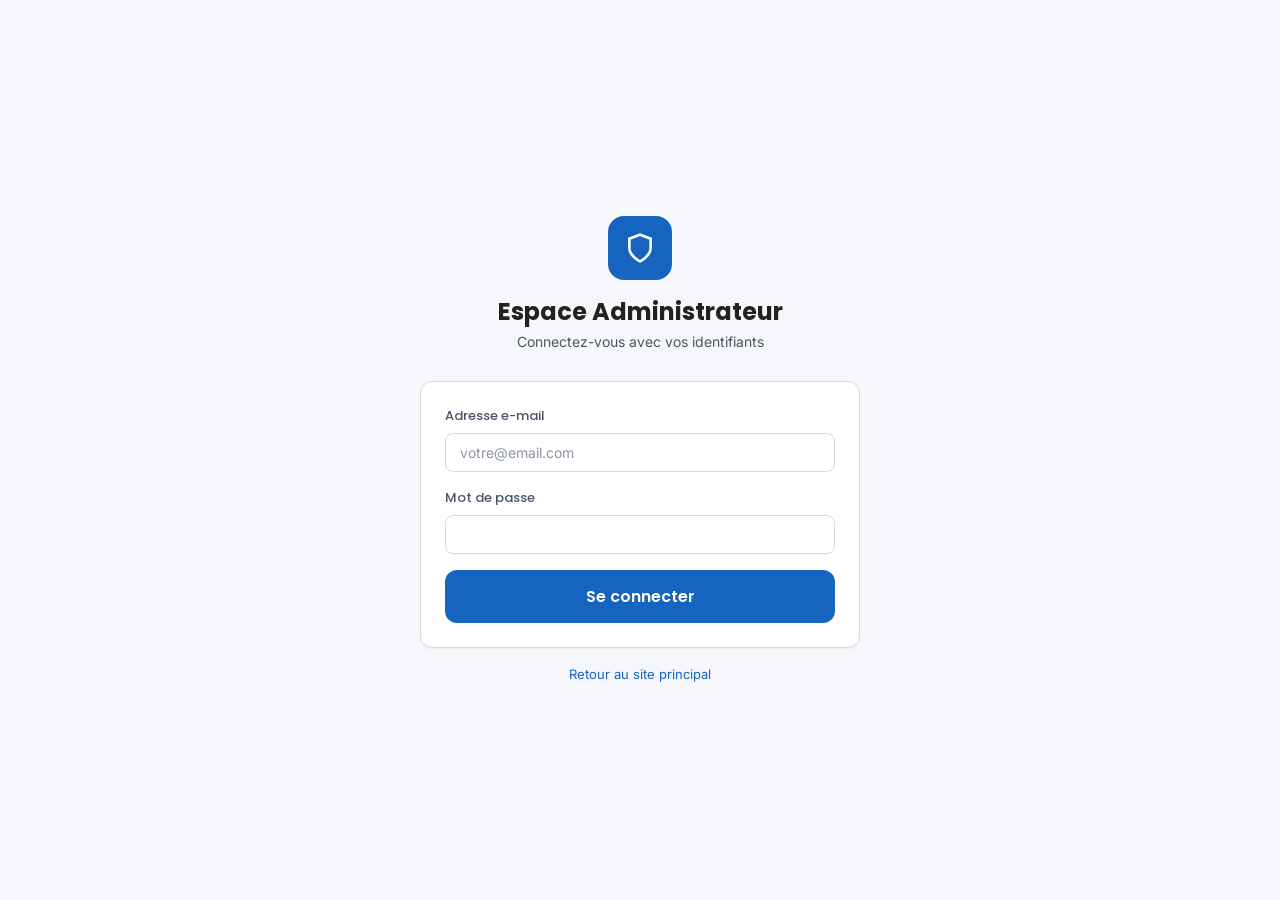
<file: admin/index.html>
<!DOCTYPE html>
<html lang="fr">
<head>
  <meta charset="UTF-8">
  <meta name="viewport" content="width=device-width, initial-scale=1.0">
  <title>IUTRequests - Administration</title>
  <link rel="icon" type="image/svg+xml" href="data:image/svg+xml,%3Csvg xmlns='http://www.w3.org/2000/svg' viewBox='0 0 32 32'%3E%3Crect width='32' height='32' rx='6' fill='%231565C0'/%3E%3Ctext x='16' y='22' text-anchor='middle' font-family='Arial' font-weight='bold' font-size='14' fill='white'%3EIUT%3C/text%3E%3C/svg%3E">
  <link rel="preconnect" href="https://fonts.googleapis.com"><link rel="preconnect" href="https://fonts.gstatic.com" crossorigin>
  <link href="https://fonts.googleapis.com/css2?family=Poppins:wght@400;500;600;700&family=Inter:wght@400;500;600&display=swap" rel="stylesheet">
  <meta http-equiv="Cache-Control" content="no-cache, no-store, must-revalidate">
  <link rel="stylesheet" href="../assets/css/style.css?v=18">
</head>
<body>
  <div id="app"><div class="loading-page" style="min-height:100vh"><div class="spinner"></div><p>Chargement...</p></div></div>
  <script src="../assets/js/config.js?v=14"></script>
  <script src="../assets/js/i18n.js?v=14"></script>
  <script src="../assets/js/auth.js?v=16"></script>
  <script>
  const Admin = {
    init() {
      document.documentElement.setAttribute('data-theme', localStorage.getItem('iut-theme') || 'light');
      window.addEventListener('hashchange', () => this.route());
      this.route();
    },

    async route() {
      const hash = location.hash.slice(1) || '/';
      const user = Auth.getUser();
      if (hash === '/login' || !user || user.role !== 'ADMIN') {
        if (hash !== '/login' && (!user || user.role !== 'ADMIN')) { this.showLogin(); return; }
        if (hash === '/login') { this.showLogin(); return; }
      }
      const path = hash.split('?')[0];
      // Afficher loading
      const app = document.getElementById('app');
      if (path !== '/login') {
        app.innerHTML = this.layout('<div class="loading-page"><div class="spinner"></div><p>Chargement...</p></div>', path, 0);
      }
      let unread = 0;
      try { unread = await NotifStore.getUnreadCount(user.id); } catch(e) {}
      let c = '';
      switch (path) {
        case '/': case '/dashboard': c = await this.pgDash(); break;
        case '/requests': c = await this.pgReqs(); break;
        case '/notifications': c = await this.pgNotifs(); break;
        case '/profile': c = this.pgProfile(); break;
        default:
          if (path.startsWith('/requests/')) c = await this.pgReqDetail(path.split('/')[2]);
          else c = '<div class="empty-state mt-4"><h2>Page non trouvée</h2></div>';
      }
      app.innerHTML = this.layout(c, path, unread);
      window.scrollTo(0, 0);
    },

    layout(content, path, unread = 0) {
      const u = Auth.getUser();
      const links = [
        {p:'/dashboard',l:'Tableau de bord',i:'<svg viewBox="0 0 24 24" fill="none" stroke="currentColor" stroke-width="2"><rect x="3" y="3" width="7" height="7"/><rect x="14" y="3" width="7" height="7"/><rect x="14" y="14" width="7" height="7"/><rect x="3" y="14" width="7" height="7"/></svg>'},
        {p:'/requests',l:'Requêtes',i:'<svg viewBox="0 0 24 24" fill="none" stroke="currentColor" stroke-width="2"><path d="M14 2H6a2 2 0 0 0-2 2v16a2 2 0 0 0 2 2h12a2 2 0 0 0 2-2V8z"/></svg>'},
        {p:'/notifications',l:'Notifications',i:'<svg viewBox="0 0 24 24" fill="none" stroke="currentColor" stroke-width="2"><path d="M18 8A6 6 0 0 0 6 8c0 7-3 9-3 9h18s-3-2-3-9"/></svg>'},
        {p:'/profile',l:'Profil',i:'<svg viewBox="0 0 24 24" fill="none" stroke="currentColor" stroke-width="2"><path d="M20 21v-2a4 4 0 0 0-4-4H8a4 4 0 0 0-4 4v2"/><circle cx="12" cy="7" r="4"/></svg>'},
      ];
      return `
      <header class="header"><div class="header-inner">
        <div class="header-left">
          <button class="header-btn mobile-menu-btn" onclick="document.getElementById('sidebar').classList.toggle('open')"><svg viewBox="0 0 24 24" fill="none" stroke="currentColor" stroke-width="2"><line x1="3" y1="6" x2="21" y2="6"/><line x1="3" y1="12" x2="21" y2="12"/><line x1="3" y1="18" x2="21" y2="18"/></svg></button>
          <a class="header-logo" href="#/dashboard"><img src="../assets/images/logo.png" alt="IUT" onerror="this.style.display='none'"><span class="header-logo-text">IUTRequests <span style="font-size:12px;opacity:0.7;font-weight:400">Admin</span></span></a>
        </div>
        <div class="header-right">
          <button class="header-btn" onclick="Admin.toggleTheme()"><svg viewBox="0 0 24 24" fill="none" stroke="currentColor" stroke-width="2">${document.documentElement.getAttribute('data-theme')==='dark'?'<circle cx="12" cy="12" r="5"/>':'<path d="M21 12.79A9 9 0 1 1 11.21 3 7 7 0 0 0 21 12.79z"/>'}</svg></button>
          <a href="#/notifications" class="header-btn" title="Notifications">${unread>0?'<span class="header-badge-count">'+unread+'</span>':''}<svg viewBox="0 0 24 24" fill="none" stroke="currentColor" stroke-width="2"><path d="M18 8A6 6 0 0 0 6 8c0 7-3 9-3 9h18s-3-2-3-9"/><path d="M13.73 21a2 2 0 0 1-3.46 0"/></svg></a>
          <div class="user-menu"><button class="user-menu-trigger" onclick="this.nextElementSibling.classList.toggle('hidden')"><div class="user-avatar">${(u.first_name||'A')[0]}${(u.last_name||'')[0]||''}</div><span class="user-name">${u.first_name||''} ${u.last_name||''}</span></button>
            <div class="dropdown hidden"><div class="dropdown-header"><div class="dropdown-header-name">${u.first_name||''} ${u.last_name||''}</div><div class="dropdown-header-email">${u.email}</div></div><a href="#/profile" class="dropdown-item" onclick="document.querySelectorAll('.dropdown').forEach(d=>d.classList.add('hidden'))">Profil</a><div class="dropdown-divider"></div><button class="dropdown-item dropdown-item-danger" onclick="Auth.logout();location.hash='#/login'">Déconnexion</button></div>
          </div>
        </div>
      </div></header>
      <aside class="sidebar" id="sidebar"><nav class="sidebar-nav">
        ${links.map(l=>{const a=path===l.p||(l.p!=='/dashboard'&&path.startsWith(l.p));return '<a href="#'+l.p+'" class="sidebar-link '+(a?'active':'')+'" onclick="document.getElementById(\'sidebar\').classList.remove(\'open\')">'+l.i+' '+l.l+'</a>'}).join('')}
      </nav></aside>
      <main class="main-content main-with-sidebar">${content}</main>
      <div id="toast-container" class="toast-container"></div><div id="modal-root"></div>`;
    },

    showLogin() {
      document.getElementById('app').innerHTML = `
      <div style="min-height:100vh;display:flex;align-items:center;justify-content:center;background:var(--bg-alt);padding:20px">
        <div style="width:100%;max-width:440px">
          <div style="text-align:center;margin-bottom:28px">
            <div style="width:64px;height:64px;border-radius:16px;background:var(--primary);display:flex;align-items:center;justify-content:center;margin:0 auto 16px"><svg width="32" height="32" viewBox="0 0 24 24" fill="none" stroke="white" stroke-width="2"><path d="M12 22s8-4 8-10V5l-8-3-8 3v7c0 6 8 10 8 10z"/></svg></div>
            <h1 style="font-size:1.5rem;font-family:Poppins,sans-serif;font-weight:700">Espace Administrateur</h1>
            <p style="color:var(--text-secondary);font-size:14px;margin-top:4px">Connectez-vous avec vos identifiants</p>
          </div>
          <div class="card">
            <form onsubmit="return Admin.handleLogin(event)">
              <div class="form-group"><label class="form-label">Adresse e-mail</label><input type="email" class="form-input" id="admin-email" required placeholder="votre@email.com"></div>
              <div class="form-group"><label class="form-label">Mot de passe</label><input type="password" class="form-input" id="admin-password" required></div>
              <button type="submit" class="btn btn-primary btn-lg" style="width:100%" id="admin-login-btn">Se connecter</button>
            </form>
          </div>
          <p style="text-align:center;font-size:13px;color:var(--text-muted);margin-top:16px"><a href="../index.html" style="color:var(--primary)">Retour au site principal</a></p>
        </div>
      </div><div id="toast-container" class="toast-container"></div>`;
    },

    async handleLogin(e) {
      e.preventDefault();
      document.getElementById('admin-login-btn').textContent = 'Connexion...';
      const r = await Auth.loginAdmin(document.getElementById('admin-email').value, document.getElementById('admin-password').value);
      if (r.success) { location.hash = '#/dashboard'; this.route(); }
      else { Utils.toast(r.message, 'error'); document.getElementById('admin-login-btn').textContent = 'Se connecter'; }
      return false;
    },

    toggleTheme() { const t=document.documentElement.getAttribute('data-theme')==='dark'?'light':'dark'; document.documentElement.setAttribute('data-theme',t); localStorage.setItem('iut-theme',t); this.route(); },

    async pgDash() {
      const u = Auth.getUser();
      const reqs = await RequestStore.getAll();
      const pending = reqs.filter(r=>['SUBMITTED','RECEIVED'].includes(r.status)).length;
      const inProgress = reqs.filter(r=>r.status==='IN_PROGRESS').length;
      const validated = reqs.filter(r=>['VALIDATED','PROCESSED'].includes(r.status)).length;
      const oldest = reqs.filter(r=>['SUBMITTED','RECEIVED','IN_PROGRESS'].includes(r.status)).sort((a,b)=>new Date(a.created_at)-new Date(b.created_at)).slice(0,8);
      return `
      <div class="page-header"><div><h1 class="page-title">Bienvenue, ${u.first_name||''}</h1><p class="page-subtitle">Administrateur</p></div></div>
      <div class="stats-grid mb-3">
        <div class="card stat-card"><div class="stat-icon" style="background:var(--primary-light);color:var(--primary)"><svg viewBox="0 0 24 24" fill="none" stroke="currentColor" stroke-width="2"><path d="M14 2H6a2 2 0 0 0-2 2v16a2 2 0 0 0 2 2h12a2 2 0 0 0 2-2V8z"/></svg></div><div><div class="stat-value">${reqs.length}</div><div class="stat-label">Total requêtes</div></div></div>
        <div class="card stat-card"><div class="stat-icon" style="background:var(--yellow-light);color:var(--yellow-dark)"><svg viewBox="0 0 24 24" fill="none" stroke="currentColor" stroke-width="2"><circle cx="12" cy="12" r="10"/><polyline points="12 6 12 12 16 14"/></svg></div><div><div class="stat-value">${pending}</div><div class="stat-label">En attente</div></div></div>
        <div class="card stat-card"><div class="stat-icon" style="background:#E3F2FD;color:#1565C0"><svg viewBox="0 0 24 24" fill="none" stroke="currentColor" stroke-width="2"><polyline points="22 12 18 12 15 21 9 3 6 12 2 12"/></svg></div><div><div class="stat-value">${inProgress}</div><div class="stat-label">En cours</div></div></div>
        <div class="card stat-card"><div class="stat-icon" style="background:var(--green-light);color:var(--green)"><svg viewBox="0 0 24 24" fill="none" stroke="currentColor" stroke-width="2"><path d="M22 11.08V12a10 10 0 1 1-5.93-9.14"/><polyline points="22 4 12 14.01 9 11.01"/></svg></div><div><div class="stat-value">${validated}</div><div class="stat-label">Validées</div></div></div>
      </div>
      ${oldest.length>0?'<div class="card"><div class="card-header"><span class="card-title">Requêtes en attente les plus anciennes</span><a href="#/requests" class="btn btn-ghost btn-sm">Tout</a></div><div class="table-container"><table><thead><tr><th>Référence</th><th>Objet</th><th>Étudiant</th><th>Matricule</th><th>Statut</th><th>Date</th></tr></thead><tbody>'+oldest.map(r=>'<tr style="cursor:pointer" onclick="location.hash=\'#/requests/'+r.id+'\'"><td class="font-mono text-primary" style="font-size:13px">'+r.reference_number+'</td><td>'+Utils.escapeHtml(r.title)+'</td><td class="text-secondary" style="font-size:13px">'+(r.student_name||'')+'</td><td class="text-muted" style="font-size:13px">'+(r.student_matricule||'')+'</td><td>'+Utils.statusBadge(r.status)+'</td><td class="text-muted" style="font-size:13px">'+Utils.formatDate(r.created_at)+'</td></tr>').join('')+'</tbody></table></div></div>':'<div class="card"><div class="empty-state"><p>Aucune requête en attente.</p></div></div>'}`;
    },

    filterReqs(q) {
      const lower = q.toLowerCase();
      const rows = document.querySelectorAll('#adm-reqs-tbody tr[data-search]');
      let visible = 0;
      rows.forEach(row => {
        const match = !lower || row.dataset.search.includes(lower);
        row.style.display = match ? '' : 'none';
        if (match) visible++;
      });
      const counter = document.getElementById('adm-reqs-count');
      const empty = document.getElementById('adm-reqs-empty');
      const clearBtn = document.getElementById('adm-reqs-clear');
      if (counter) counter.textContent = 'Requêtes (' + visible + ')';
      if (empty) empty.style.display = visible === 0 ? '' : 'none';
      if (clearBtn) clearBtn.style.display = q ? '' : 'none';
    },
    clearReqsFilter() {
      const input = document.getElementById('adm-search');
      if (input) input.value = '';
      this.filterReqs('');
    },
    async pgReqs() {
      const all = (await RequestStore.getAll()).slice().reverse();
      return `
      <div class="page-header"><h1 id="adm-reqs-count" class="page-title">Requêtes (${all.length})</h1></div>
      <div class="card">
        <div class="filters"><div class="search-wrapper"><input type="text" class="form-input" id="adm-search" placeholder="Rechercher par référence, objet ou étudiant..." oninput="Admin.filterReqs(this.value)" onkeydown="if(event.key==='Enter')Admin.filterReqs(this.value)"><button class="search-btn" onclick="Admin.filterReqs(document.getElementById('adm-search').value)" title="Rechercher"><svg viewBox="0 0 24 24" fill="none" stroke="currentColor" stroke-width="2.5"><circle cx="11" cy="11" r="8"/><line x1="21" y1="21" x2="16.65" y2="16.65"/></svg></button></div><button id="adm-reqs-clear" class="btn btn-ghost btn-sm" style="display:none" onclick="Admin.clearReqsFilter()">Réinitialiser</button></div>
        <div class="table-container"><table><thead><tr><th>Référence</th><th>Objet</th><th>Étudiant</th><th>Matricule</th><th>Statut</th><th>Date</th></tr></thead><tbody id="adm-reqs-tbody">${all.map(r=>'<tr style="cursor:pointer" onclick="location.hash=\'#/requests/'+r.id+'\'" data-search="'+((r.reference_number||'')+' '+(r.title||'')+' '+(r.student_name||'')+' '+(r.student_matricule||'')).toLowerCase().replace(/"/g,'')+'"><td class="font-mono text-primary" style="font-size:13px">'+r.reference_number+'</td><td>'+Utils.escapeHtml(r.title)+'</td><td class="text-secondary" style="font-size:13px">'+(r.student_name||'')+'</td><td class="text-muted" style="font-size:13px">'+(r.student_matricule||'')+'</td><td>'+Utils.statusBadge(r.status)+'</td><td class="text-muted" style="font-size:13px">'+Utils.formatDate(r.created_at)+'</td></tr>').join('')}</tbody></table></div>
        <div id="adm-reqs-empty" class="empty-state" style="display:${all.length===0?'':'none'}"><p>Aucune requête</p></div>
      </div>`;
    },

    // Retourne les boutons d'action selon le statut actuel
    getActionBtns(status, id) {
      const B = (label, cls, action, icon) =>
        '<button class="btn btn-sm '+cls+'" style="width:100%" onclick="'+action+'">'+icon+' '+label+'</button>';
      const ico = {
        play:  '<svg width="14" height="14" viewBox="0 0 24 24" fill="none" stroke="currentColor" stroke-width="2"><polygon points="5 3 19 12 5 21 5 3"/></svg>',
        check: '<svg width="14" height="14" viewBox="0 0 24 24" fill="none" stroke="currentColor" stroke-width="2"><polyline points="20 6 9 17 4 12"/></svg>',
        doc:   '<svg width="14" height="14" viewBox="0 0 24 24" fill="none" stroke="currentColor" stroke-width="2"><path d="M14 2H6a2 2 0 0 0-2 2v16a2 2 0 0 0 2 2h12a2 2 0 0 0 2-2V8z"/></svg>',
        x:     '<svg width="14" height="14" viewBox="0 0 24 24" fill="none" stroke="currentColor" stroke-width="2"><circle cx="12" cy="12" r="10"/><line x1="15" y1="9" x2="9" y2="15"/><line x1="9" y1="9" x2="15" y2="15"/></svg>',
        lock:  '<svg width="14" height="14" viewBox="0 0 24 24" fill="none" stroke="currentColor" stroke-width="2"><rect x="3" y="11" width="18" height="11" rx="2" ry="2"/><path d="M7 11V7a5 5 0 0 1 10 0v4"/></svg>',
        redo:  '<svg width="14" height="14" viewBox="0 0 24 24" fill="none" stroke="currentColor" stroke-width="2"><polyline points="1 4 1 10 7 10"/><path d="M3.51 15a9 9 0 1 0 .49-4.02"/></svg>',
        done:  '<svg width="14" height="14" viewBox="0 0 24 24" fill="none" stroke="currentColor" stroke-width="2"><path d="M22 11.08V12a10 10 0 1 1-5.93-9.14"/><polyline points="22 4 12 14.01 9 11.01"/></svg>',
      };
      const gap = '<div style="height:7px"></div>';
      const map = {
        SUBMITTED: [
          B('Prendre en charge', 'btn-primary', "Admin.quickAction('"+id+"','IN_PROGRESS','Requête prise en charge')", ico.play),
          gap,
          B('Demander des documents', 'btn-outline', "Admin.askDocs('"+id+"')", ico.doc),
          gap,
          B('Rejeter', 'btn-danger', "Admin.rejectReq('"+id+"')", ico.x),
        ],
        RECEIVED: [
          B('Prendre en charge', 'btn-primary', "Admin.quickAction('"+id+"','IN_PROGRESS','Requête prise en charge')", ico.play),
          gap,
          B('Demander des documents', 'btn-outline', "Admin.askDocs('"+id+"')", ico.doc),
          gap,
          B('Rejeter', 'btn-danger', "Admin.rejectReq('"+id+"')", ico.x),
        ],
        IN_PROGRESS: [
          B('Valider la requête', 'btn-success', "Admin.validateReq('"+id+"')", ico.check),
          gap,
          B('Demander des documents', 'btn-outline', "Admin.askDocs('"+id+"')", ico.doc),
          gap,
          B('Rejeter', 'btn-danger', "Admin.rejectReq('"+id+"')", ico.x),
        ],
        AWAITING_DOCUMENTS: [
          B('Reprendre le traitement', 'btn-primary', "Admin.quickAction('"+id+"','IN_PROGRESS','Documents reçus, traitement en cours')", ico.play),
          gap,
          B('Valider la requête', 'btn-success', "Admin.validateReq('"+id+"')", ico.check),
          gap,
          B('Rejeter', 'btn-danger', "Admin.rejectReq('"+id+"')", ico.x),
        ],
        VALIDATED: [
          B('Marquer comme traitée', 'btn-success', "Admin.quickAction('"+id+"','PROCESSED','Requête finalisée et remise Ã  l\\'étudiant')", ico.done),
          gap,
          B('Fermer le dossier', 'btn-secondary', "Admin.quickAction('"+id+"','CLOSED','Dossier fermé')", ico.lock),
        ],
        PROCESSED: [
          B('Fermer le dossier', 'btn-secondary', "Admin.quickAction('"+id+"','CLOSED','Dossier fermé')", ico.lock),
          gap,
          B('Rouvrir', 'btn-outline', "Admin.quickAction('"+id+"','REOPENED','Requête réouverte sur demande')", ico.redo),
        ],
        REJECTED: [
          B('Rouvrir', 'btn-outline', "Admin.quickAction('"+id+"','REOPENED','Requête réouverte suite Ã  réclamation')", ico.redo),
        ],
        CLOSED: [
          B('Rouvrir', 'btn-outline', "Admin.quickAction('"+id+"','REOPENED','Requête réouverte')", ico.redo),
        ],
        REOPENED: [
          B('Prendre en charge', 'btn-primary', "Admin.quickAction('"+id+"','IN_PROGRESS','Requête reprise en charge')", ico.play),
          gap,
          B('Rejeter', 'btn-danger', "Admin.rejectReq('"+id+"')", ico.x),
        ],
        DRAFT: [
          B('Prendre en charge', 'btn-primary', "Admin.quickAction('"+id+"','IN_PROGRESS','Prise en charge directe')", ico.play),
        ],
      };
      return (map[status] || [B('Modifier le statut', 'btn-outline', "Admin.quickAction('"+id+"','IN_PROGRESS','')", ico.play)]).join('');
    },

    async pgReqDetail(id) {
      const req = await RequestStore.getById(id);
      if (!req) return '<div class="empty-state"><h2>Requête non trouvée</h2><a href="#/requests" class="btn btn-primary mt-2">Retour</a></div>';
      const u = Auth.getUser();
      const adminName = (u.first_name||'')+' '+(u.last_name||'');

      // AUTO: premiere vue -> SUBMITTED passe a RECEIVED
      if (!req.first_viewed_at) {
        await RequestStore.update(id, { first_viewed_at: new Date().toISOString() });
        if (req.student_id) await NotifStore.create({ user_id: req.student_id, type: 'REQUEST_READ', title: 'Requête prise en charge', message: 'Votre requête '+req.reference_number+' a été reçue et prise en charge par l\'administration.', request_id: req.id, request_ref: req.reference_number });
        if (req.status === 'SUBMITTED') {
          await RequestStore.updateStatus(id, 'RECEIVED', 'Requête reçue et consultée par l\'administration', adminName);
          req.status = 'RECEIVED';
        }
      }

      const msgs = await RequestStore.getMessages(id);
      const hist = await RequestStore.getHistory(id);
      let fileUrls = []; try { fileUrls = typeof req.file_urls === 'string' ? JSON.parse(req.file_urls) : (req.file_urls||[]); } catch(e){}
      const admins = await Auth.getAdmins();
      const adminOpts = admins.filter(a=>a.id!==u.id).map(a=>'<option value="'+a.id+'">'+(a.first_name||'')+' '+(a.last_name||'')+' ('+a.email+')</option>').join('');
      const statusOpts = Object.keys(CONFIG.STATUSES).map(s=>'<option value="'+s+'">'+CONFIG.STATUSES[s].fr+'</option>').join('');
      const actionBtns = this.getActionBtns(req.status, id);

      return `
      <div class="flex items-center gap-2 mb-3">
        <a href="#/requests" class="btn btn-ghost btn-icon"><svg width="20" height="20" viewBox="0 0 24 24" fill="none" stroke="currentColor" stroke-width="2"><line x1="19" y1="12" x2="5" y2="12"/><polyline points="12 19 5 12 12 5"/></svg></a>
        <div class="flex-1"><h1 class="page-title" style="font-size:1.25rem">${Utils.escapeHtml(req.title)}</h1><p class="text-muted font-mono" style="font-size:13px">${req.reference_number}</p></div>
        ${Utils.statusBadge(req.status)}
        <button class="btn btn-ghost btn-sm" onclick="window.print()">Imprimer</button>
        <button class="btn btn-danger btn-sm" onclick="if(confirm('Supprimer cette requête ?')){RequestStore.delete('${id}').then(()=>{Utils.toast('Supprimée','success');location.hash='#/requests'})}">Supprimer</button>
      </div>
      <div class="grid" style="grid-template-columns:2fr 1fr;gap:24px">
        <div>
          <div class="card mb-3">
            <h3 class="card-title mb-2">Description</h3>
            <p style="white-space:pre-wrap;font-size:14px;color:var(--text-secondary)">${Utils.escapeHtml(req.description)}</p>
            ${(req.file_names||[]).length>0?'<h4 style="margin-top:16px;font-size:13px;color:var(--text-muted)">Pièces jointes ('+req.file_names.length+') :</h4><div class="file-list">'+req.file_names.map((name,i)=>{const url=fileUrls[i]?(typeof fileUrls[i]==='string'?fileUrls[i]:fileUrls[i].url):null;return '<div class="file-item"><div class="file-item-info"><svg width="16" height="16" viewBox="0 0 24 24" fill="none" stroke="currentColor" stroke-width="2"><path d="M14 2H6a2 2 0 0 0-2 2v16a2 2 0 0 0 2 2h12a2 2 0 0 0 2-2V8z"/></svg> '+Utils.escapeHtml(name)+'</div>'+(url?'<a href="'+url+'" target="_blank" class="btn btn-sm btn-outline" style="font-size:11px">Télécharger</a>':'')+'</div>'}).join('')+'</div>':''}
          </div>
          <div class="card mb-3">
            <h3 class="card-title mb-2">Messages</h3>
            <div class="messages-container">${msgs.map(m=>'<div class="message '+(m.sender_role==='ADMIN'?'message-sent':'message-received')+'"><div class="message-bubble"><div class="message-sender">'+Utils.escapeHtml(m.sender_name||'')+(m.sender_role==='ADMIN'?' (Admin)':'')+'</div>'+Utils.escapeHtml(m.content)+'<div class="message-meta">'+Utils.formatDateTime(m.created_at)+'</div></div></div>').join('')||'<p class="text-center text-muted" style="padding:20px;font-size:14px">Aucun message</p>'}</div>
            <div class="message-input-bar">
              <input type="text" class="form-input" id="msg-input" placeholder="Écrire un message Ã  l'étudiant..." onkeydown="if(event.key==='Enter')Admin.sendMsg('${id}')">
              <button class="btn btn-primary" onclick="Admin.sendMsg('${id}')">Envoyer</button>
            </div>
          </div>
        </div>
        <div>
          <div class="card mb-3">
            <h4 style="font-size:11px;text-transform:uppercase;letter-spacing:1px;color:var(--text-muted);margin-bottom:12px">Étudiant</h4>
            <p class="fw-600" style="font-size:16px">${req.student_name||'-'}</p>
            <p style="font-size:13px;color:var(--primary);font-weight:600;margin-top:4px">Matricule : ${req.student_matricule||'Non renseigné'}</p>
            <p class="text-muted" style="font-size:13px">${req.student_email||''}</p>
            <p class="text-muted" style="font-size:13px">${req.student_phone||''}</p>
            <p class="text-muted" style="font-size:13px">${req.department||''} ${req.program?' - '+req.program:''}</p>
            <div class="contact-grid mt-2">
              ${req.student_phone?'<a href="tel:'+(req.student_phone||'')+'" class="contact-btn contact-phone">Appeler</a><a href="https://wa.me/'+((req.student_phone||'').replace(/\\D/g,''))+'" target="_blank" class="contact-btn contact-whatsapp">WhatsApp</a>':''}
              ${req.student_email?'<a href="mailto:'+(req.student_email||'')+'" class="contact-btn contact-email">E-mail</a>':''}
            </div>
          </div>

          <div class="card mb-3">
            <h4 style="font-size:11px;text-transform:uppercase;letter-spacing:1px;color:var(--text-muted);margin-bottom:14px">Actions rapides</h4>
            ${actionBtns}
            <details style="margin-top:14px">
              <summary style="font-size:12px;color:var(--text-muted);cursor:pointer;user-select:none;padding:6px 0">Autre action manuelle...</summary>
              <div style="margin-top:10px">
                <div class="form-group"><label class="form-label">Statut</label><select class="form-select" id="status-sel">${statusOpts}</select></div>
                <div class="form-group"><label class="form-label">Motif</label><input class="form-input" id="status-reason" placeholder="Motif..."></div>
                <button class="btn btn-outline btn-sm" onclick="Admin.changeStatus('${id}')">Appliquer</button>
              </div>
            </details>
            ${adminOpts?'<hr style="border:none;border-top:1px solid var(--border);margin:14px 0"><div class="form-group"><label class="form-label">Transférer Ã </label><select class="form-select" id="transfer-sel"><option value="">-- Choisir un admin --</option>'+adminOpts+'</select></div><button class="btn btn-outline btn-sm" onclick="Admin.transferReq(\''+id+'\')">Transférer la requête</button>':''}
          </div>

          <div class="card mb-3">
            <h4 style="font-size:11px;text-transform:uppercase;letter-spacing:1px;color:var(--text-muted);margin-bottom:12px">Informations</h4>
            <div style="font-size:14px">
              <div class="flex justify-between mb-1"><span class="text-muted">Catégorie</span><span>${req.category_name||'-'}</span></div>
              <div class="flex justify-between mb-1"><span class="text-muted">Département</span><span>${req.department||'-'}</span></div>
              <div class="flex justify-between mb-1"><span class="text-muted">Soumise le</span><span style="font-size:12px">${Utils.formatDateTime(req.created_at)}</span></div>
              <div class="flex justify-between mb-1"><span class="text-muted">Relances</span><span>${req.reminder_count||0}</span></div>
              ${req.priority && req.priority!=='NORMALE' ? '<div class="flex justify-between mb-1"><span class="text-muted">Priorité</span><span style="color:var(--red);font-weight:600">'+req.priority+'</span></div>' : ''}
            </div>
          </div>
          ${hist.length>0?'<div class="card"><h4 style="font-size:11px;text-transform:uppercase;letter-spacing:1px;color:var(--text-muted);margin-bottom:12px">Historique des statuts</h4><div class="timeline">'+hist.map(h=>'<div class="timeline-item"><div class="timeline-content">'+Utils.statusBadge(h.status)+(h.reason?'<p style="font-size:12px;color:var(--text-muted);margin-top:4px">'+Utils.escapeHtml(h.reason)+'</p>':'')+'<p class="timeline-date">'+(h.changed_by||'')+' &bull; '+Utils.formatDateTime(h.created_at)+'</p></div></div>').join('')+'</div></div>':''}
        </div>
      </div>`;
    },

    async sendMsg(id) {
      const input = document.getElementById('msg-input');
      if (!input || !input.value.trim()) return;
      const u = Auth.getUser();
      const content = input.value.trim();
      await RequestStore.addMessage(id, u.id, (u.first_name||'')+' '+(u.last_name||''), 'ADMIN', content);
      // AUTO: message envoyé -> passe EN COURS si encore en statut initial
      const req = await RequestStore.getById(id);
      if (req && ['SUBMITTED','RECEIVED'].includes(req.status)) {
        await RequestStore.updateStatus(id, 'IN_PROGRESS', 'Traitement initié suite Ã  un échange avec l\'étudiant', (u.first_name||'')+' '+(u.last_name||''));
      }
      this.route();
    },

    async quickAction(id, newStatus, reason) {
      const u = Auth.getUser();
      await RequestStore.updateStatus(id, newStatus, reason, (u.first_name||'')+' '+(u.last_name||''));
      Utils.toast('Statut mis Ã  jour : ' + (CONFIG.STATUSES[newStatus]?.fr || newStatus), 'success');
      this.route();
    },

    async validateReq(id) {
      const note = prompt('Note pour l\'étudiant (optionnel) :');
      if (note === null) return;
      const u = Auth.getUser();
      const reason = note.trim() || 'Requête validée par l\'administration';
      await RequestStore.updateStatus(id, 'VALIDATED', reason, (u.first_name||'')+' '+(u.last_name||''));
      if (note.trim()) {
        await RequestStore.addMessage(id, u.id, (u.first_name||'')+' '+(u.last_name||''), 'ADMIN', 'Votre requête a été validée. ' + note.trim());
      }
      Utils.toast('Requête validée avec succès', 'success');
      this.route();
    },

    async askDocs(id) {
      const detail = prompt('Préciser les documents requis :');
      if (detail === null) return;
      const u = Auth.getUser();
      const msg = 'L\'administration vous demande de fournir des documents complémentaires.' + (detail.trim() ? '\n\nDocuments requis : ' + detail.trim() : '');
      await RequestStore.addMessage(id, u.id, (u.first_name||'')+' '+(u.last_name||''), 'ADMIN', msg);
      await RequestStore.updateStatus(id, 'AWAITING_DOCUMENTS', detail.trim() || 'Documents complémentaires demandés', (u.first_name||'')+' '+(u.last_name||''));
      Utils.toast('Demande de documents envoyée Ã  l\'étudiant', 'success');
      this.route();
    },

    async rejectReq(id) {
      const motif = prompt('Motif du rejet (obligatoire) :');
      if (motif === null) return;
      if (!motif.trim()) { Utils.toast('Le motif est obligatoire pour rejeter une requête', 'error'); return; }
      const u = Auth.getUser();
      await RequestStore.addMessage(id, u.id, (u.first_name||'')+' '+(u.last_name||''), 'ADMIN', 'Votre requête a été rejetée. Motif : ' + motif.trim());
      await RequestStore.updateStatus(id, 'REJECTED', motif.trim(), (u.first_name||'')+' '+(u.last_name||''));
      Utils.toast('Requête rejetée', 'success');
      this.route();
    },

    async changeStatus(id) {
      const s = document.getElementById('status-sel').value;
      const r = document.getElementById('status-reason').value;
      const u = Auth.getUser();
      await RequestStore.updateStatus(id, s, r, (u.first_name||'')+' '+(u.last_name||''));
      Utils.toast('Statut mis Ã  jour', 'success');
      this.route();
    },

    async transferReq(id) {
      const adminId = document.getElementById('transfer-sel').value;
      if (!adminId) { Utils.toast('Sélectionnez un administrateur', 'error'); return; }
      const req = await RequestStore.getById(id);
      const u = Auth.getUser();
      // Notifier le nouvel admin
      await NotifStore.create({ user_id: adminId, type: 'REQUEST_TRANSFERRED', title: 'Requête transférée', message: 'La requête ' + (req?.reference_number||'') + ' vous a été transférée par ' + (u.first_name||'') + ' ' + (u.last_name||''), request_id: id, request_ref: req?.reference_number });
      // Notifier l'etudiant
      if (req?.student_id) { await NotifStore.create({ user_id: req.student_id, type: 'REQUEST_TRANSFERRED', title: 'Requête transférée', message: 'Votre requête ' + req.reference_number + ' a été transférée Ã  un autre administrateur.', request_id: id, request_ref: req.reference_number }); }
      // Historique
      await SB.insert('request_status_history', { request_id: id, status: req?.status || 'IN_PROGRESS', changed_by: (u.first_name||'')+' '+(u.last_name||''), reason: 'Transférée Ã  un autre administrateur' });
      Auth.addAudit('TRANSFERT', (req?.reference_number||'') + ' transférée');
      Utils.toast('Requête transférée avec succès', 'success');
      this.route();
    },

    async pgNotifs() {
      const u = Auth.getUser();
      const ns = await NotifStore.getAll(u.id);
      const unread = ns.filter(n=>!n.is_read).length;
      return `
      <div class="page-header"><div><h1 class="page-title">Notifications</h1>${unread>0?'<p class="page-subtitle">'+unread+' non lues</p>':''}</div>${unread>0?'<button class="btn btn-outline btn-sm" onclick="NotifStore.markAllAsRead(\''+u.id+'\').then(()=>Admin.route())">Tout marquer comme lu</button>':''}</div>
      <div class="card" style="padding:0">
        ${ns.length>0?ns.map(n=>'<div style="display:flex;align-items:flex-start;gap:12px;padding:16px 20px;border-bottom:1px solid var(--border);'+(n.is_read?'':'background:rgba(21,101,192,0.04)')+';cursor:pointer" onclick="NotifStore.markAsRead(\''+n.id+'\').then(()=>{'+( n.request_id?'location.hash=\'#/requests/'+n.request_id+'\'':'Admin.route()')+'})"><div style="width:8px;height:8px;border-radius:50%;margin-top:6px;flex-shrink:0;background:'+(n.is_read?'transparent':'var(--primary)')+'"></div><div style="flex:1"><p class="fw-600" style="font-size:14px">'+Utils.escapeHtml(n.title)+'</p><p class="text-secondary" style="font-size:13px;margin-top:2px">'+Utils.escapeHtml(n.message)+'</p><p class="text-muted" style="font-size:12px;margin-top:4px">'+Utils.timeAgo(n.created_at)+'</p></div></div>').join(''):'<div class="empty-state"><p>Aucune notification</p></div>'}
      </div>`;
    },

    pgProfile() {
      const u = Auth.getUser();
      return `<div style="max-width:640px"><h1 class="page-title mb-3">Mon profil</h1><div class="card"><div class="flex items-center gap-3 mb-3"><div class="user-avatar" style="width:56px;height:56px;font-size:20px">${(u.first_name||'A')[0]}${(u.last_name||'')[0]||''}</div><div><p class="fw-600" style="font-size:18px">${u.first_name||''} ${u.last_name||''}</p><p class="text-muted" style="font-size:13px">${u.email}</p><p class="text-muted" style="font-size:13px">Administrateur</p></div></div><form onsubmit="return Admin.updateProfile(event)"><div class="form-row"><div class="form-group"><label class="form-label">Prénom</label><input class="form-input" id="p-fn" value="${u.first_name||''}"></div><div class="form-group"><label class="form-label">Nom</label><input class="form-input" id="p-ln" value="${u.last_name||''}"></div></div><div class="form-group"><label class="form-label">Telephone</label><input class="form-input" id="p-ph" value="${u.phone||''}"></div><button type="submit" class="btn btn-primary">Enregistrer</button></form></div></div>`;
    },

    async updateProfile(e) {
      e.preventDefault();
      await Auth.updateProfile({ first_name: document.getElementById('p-fn').value, last_name: document.getElementById('p-ln').value, phone: document.getElementById('p-ph').value });
      Utils.toast('Profil mis Ã  jour', 'success');
      this.route();
      return false;
    },
  };
  document.addEventListener('DOMContentLoaded', () => Admin.init());
  </script>
</body>
</html>
</file>
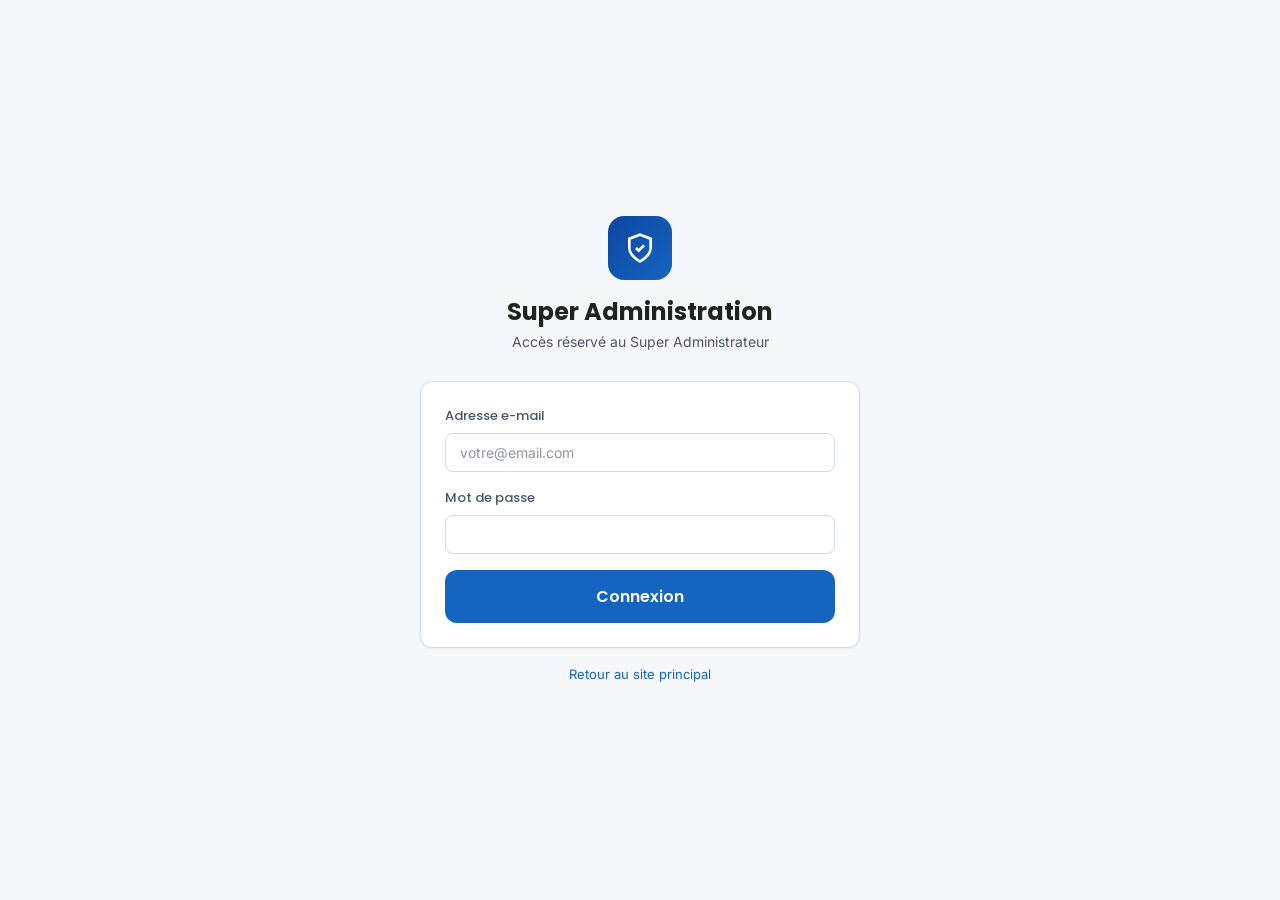
<file: superadmin/index.html>
<!DOCTYPE html>
<html lang="fr">
<head>
  <meta charset="UTF-8">
  <meta name="viewport" content="width=device-width, initial-scale=1.0">
  <meta name="description" content="IUTRequests - Super Administration">
  <title>IUTRequests - Super Administration</title>
  <link rel="icon" type="image/svg+xml" href="data:image/svg+xml,%3Csvg xmlns='http://www.w3.org/2000/svg' viewBox='0 0 32 32'%3E%3Crect width='32' height='32' rx='6' fill='%230D47A1'/%3E%3Ctext x='16' y='22' text-anchor='middle' font-family='Arial' font-weight='bold' font-size='14' fill='white'%3ESA%3C/text%3E%3C/svg%3E">
  <link rel="preconnect" href="https://fonts.googleapis.com">
  <link rel="preconnect" href="https://fonts.gstatic.com" crossorigin>
  <link href="https://fonts.googleapis.com/css2?family=Poppins:wght@400;500;600;700&family=Inter:wght@400;500;600&display=swap" rel="stylesheet">
  <meta http-equiv="Cache-Control" content="no-cache, no-store, must-revalidate">
  <link rel="stylesheet" href="../assets/css/style.css?v=18">
</head>
<body>
  <div id="app"><div class="loading-page" style="min-height:100vh"><div class="spinner"></div><p>Chargement...</p></div></div>
  <script src="../assets/js/config.js?v=14"></script>
  <script src="../assets/js/i18n.js?v=14"></script>
  <script src="../assets/js/auth.js?v=16"></script>
  <script>
  const SA = {
    init() {
      document.documentElement.setAttribute('data-theme', localStorage.getItem('iut-theme') || 'light');
      window.addEventListener('hashchange', () => this.route());
      this.route();
    },

    async route() {
      const hash = location.hash.slice(1) || '/';
      const user = Auth.getUser();
      if (hash === '/login' || !user || user.role !== 'SUPER_ADMIN') {
        if (hash !== '/login' && (!user || user.role !== 'SUPER_ADMIN')) { this.showLogin(); return; }
        if (hash === '/login') { this.showLogin(); return; }
      }
      let unreadCount = 0;
      try { unreadCount = await NotifStore.getUnreadCount(user.id); } catch(e) {}
      const path = hash.split('?')[0];
      document.getElementById('app').innerHTML = this.layout('<div class="loading-page"><div class="spinner"></div><p>Chargement...</p></div>', path, unreadCount);
      let c = '';
      switch (path) {
        case '/': case '/dashboard': c = await this.pgDash(); break;
        case '/requests': c = await this.pgReqs(); break;
        case '/departments': c = await this.pgDepts(); break;
        case '/programs': c = await this.pgProgs(); break;
        case '/categories': c = await this.pgCats(); break;
        case '/admins': c = await this.pgAdmins(); break;
        case '/superadmins': c = await this.pgSuperAdmins(); break;
        case '/users': c = await this.pgUsers(); break;
        case '/audit': c = this.pgAudit(); break;
        case '/faq': c = await this.pgFaq(); break;
        case '/notifications': c = await this.pgNotifs(); break;
        case '/profile': c = this.pgProfile(); break;
        default:
          if (path.startsWith('/requests/')) c = await this.pgReqDetail(path.split('/')[2]);
          else c = '<div class="empty-state mt-4"><h2>Page non trouvée</h2></div>';
      }
      document.getElementById('app').innerHTML = this.layout(c, path, unreadCount);
      window.scrollTo(0, 0);
    },

    layout(content, path, unread = 0) {
      const user = Auth.getUser();
      const links = [
        {p:'/dashboard',l:'Tableau de bord',i:'<svg viewBox="0 0 24 24" fill="none" stroke="currentColor" stroke-width="2"><rect x="3" y="3" width="7" height="7"/><rect x="14" y="3" width="7" height="7"/><rect x="14" y="14" width="7" height="7"/><rect x="3" y="14" width="7" height="7"/></svg>'},
        {p:'/requests',l:'Toutes les requêtes',i:'<svg viewBox="0 0 24 24" fill="none" stroke="currentColor" stroke-width="2"><path d="M14 2H6a2 2 0 0 0-2 2v16a2 2 0 0 0 2 2h12a2 2 0 0 0 2-2V8z"/></svg>'},
        {s:'Administration'},
        {p:'/departments',l:'Départements',i:'<svg viewBox="0 0 24 24" fill="none" stroke="currentColor" stroke-width="2"><path d="M3 9l9-7 9 7v11a2 2 0 0 1-2 2H5a2 2 0 0 1-2-2z"/></svg>'},
        {p:'/programs',l:'Filières',i:'<svg viewBox="0 0 24 24" fill="none" stroke="currentColor" stroke-width="2"><path d="M2 3h6a4 4 0 0 1 4 4v14a3 3 0 0 0-3-3H2z"/><path d="M22 3h-6a4 4 0 0 0-4 4v14a3 3 0 0 1 3-3h7z"/></svg>'},
        {p:'/categories',l:'Catégories',i:'<svg viewBox="0 0 24 24" fill="none" stroke="currentColor" stroke-width="2"><path d="M22 19a2 2 0 0 1-2 2H4a2 2 0 0 1-2-2V5a2 2 0 0 1 2-2h5l2 3h9a2 2 0 0 1 2 2z"/></svg>'},
        {p:'/admins',l:'Administrateurs',i:'<svg viewBox="0 0 24 24" fill="none" stroke="currentColor" stroke-width="2"><path d="M12 22s8-4 8-10V5l-8-3-8 3v7c0 6 8 10 8 10z"/></svg>'},
        {p:'/superadmins',l:'Super Admins',i:'<svg viewBox="0 0 24 24" fill="none" stroke="currentColor" stroke-width="2"><path d="M12 22s8-4 8-10V5l-8-3-8 3v7c0 6 8 10 8 10z"/><path d="M9 12l2 2 4-4"/></svg>'},
        {p:'/users',l:'Tous les comptes',i:'<svg viewBox="0 0 24 24" fill="none" stroke="currentColor" stroke-width="2"><path d="M17 21v-2a4 4 0 0 0-4-4H5a4 4 0 0 0-4 4v2"/><circle cx="9" cy="7" r="4"/></svg>'},
        {p:'/audit',l:'Journal d\'audit',i:'<svg viewBox="0 0 24 24" fill="none" stroke="currentColor" stroke-width="2"><path d="M14 2H6a2 2 0 0 0-2 2v16a2 2 0 0 0 2 2h12a2 2 0 0 0 2-2V8z"/><line x1="16" y1="13" x2="8" y2="13"/><line x1="16" y1="17" x2="8" y2="17"/></svg>'},
        {p:'/faq',l:'FAQ dynamique',i:'<svg viewBox="0 0 24 24" fill="none" stroke="currentColor" stroke-width="2"><circle cx="12" cy="12" r="10"/><path d="M9.09 9a3 3 0 0 1 5.83 1c0 2-3 3-3 3"/><line x1="12" y1="17" x2="12.01" y2="17"/></svg>'},
        {s:'Personnel'},
        {p:'/notifications',l:'Notifications',i:'<svg viewBox="0 0 24 24" fill="none" stroke="currentColor" stroke-width="2"><path d="M18 8A6 6 0 0 0 6 8c0 7-3 9-3 9h18s-3-2-3-9"/></svg>'},
        {p:'/profile',l:'Mon profil',i:'<svg viewBox="0 0 24 24" fill="none" stroke="currentColor" stroke-width="2"><path d="M20 21v-2a4 4 0 0 0-4-4H8a4 4 0 0 0-4 4v2"/><circle cx="12" cy="7" r="4"/></svg>'},
      ];
      return `
      <header class="header"><div class="header-inner">
        <div class="header-left">
          <button class="header-btn mobile-menu-btn" onclick="document.getElementById('sidebar').classList.toggle('open')"><svg viewBox="0 0 24 24" fill="none" stroke="currentColor" stroke-width="2"><line x1="3" y1="6" x2="21" y2="6"/><line x1="3" y1="12" x2="21" y2="12"/><line x1="3" y1="18" x2="21" y2="18"/></svg></button>
          <a class="header-logo" href="#/dashboard"><img src="../assets/images/logo.png" alt="IUT" onerror="this.style.display='none'"><span class="header-logo-text">IUTRequests <span style="font-size:11px;opacity:0.8;font-weight:400;background:var(--primary);padding:2px 8px;border-radius:4px;margin-left:4px">Super Admin</span></span></a>
        </div>
        <div class="header-right">
          <button class="header-btn" onclick="SA.toggleTheme()"><svg viewBox="0 0 24 24" fill="none" stroke="currentColor" stroke-width="2">${document.documentElement.getAttribute('data-theme')==='dark'?'<circle cx="12" cy="12" r="5"/>':'<path d="M21 12.79A9 9 0 1 1 11.21 3 7 7 0 0 0 21 12.79z"/>'}</svg></button>
          <a href="#/notifications" class="header-btn">${unread>0?'<span class="header-badge-count">'+unread+'</span>':''}<svg viewBox="0 0 24 24" fill="none" stroke="currentColor" stroke-width="2"><path d="M18 8A6 6 0 0 0 6 8c0 7-3 9-3 9h18s-3-2-3-9"/></svg></a>
          <div class="user-menu"><button class="user-menu-trigger" onclick="this.nextElementSibling.classList.toggle('hidden')"><div class="user-avatar">${user.firstName?.[0]||'S'}${user.lastName?.[0]||'A'}</div><span class="user-name">${user.firstName}</span></button>
            <div class="dropdown hidden"><div class="dropdown-header"><div class="dropdown-header-name">${user.firstName} ${user.lastName}</div><div class="dropdown-header-email">${user.email}</div></div><a href="#/profile" class="dropdown-item" onclick="document.querySelectorAll('.dropdown').forEach(d=>d.classList.add('hidden'))">Profil</a><div class="dropdown-divider"></div><button class="dropdown-item dropdown-item-danger" onclick="Auth.logout();location.hash='#/login'">Déconnexion</button></div>
          </div>
        </div>
      </div></header>
      <aside class="sidebar" id="sidebar"><nav class="sidebar-nav">
        ${links.map(l=>{if(l.s)return '<div class="sidebar-section">'+l.s+'</div>';const a=path===l.p||(l.p!=='/dashboard'&&path.startsWith(l.p));return '<a href="#'+l.p+'" class="sidebar-link '+(a?'active':'')+'" onclick="document.getElementById(\'sidebar\').classList.remove(\'open\')">'+l.i+' '+l.l+'</a>'}).join('')}
      </nav></aside>
      <main class="main-content main-with-sidebar">${content}</main>
      <div id="toast-container" class="toast-container"></div><div id="modal-root"></div>`;
    },

    showLogin() {
      document.getElementById('app').innerHTML = `
      <div style="min-height:100vh;display:flex;align-items:center;justify-content:center;background:var(--bg-alt);padding:20px">
        <div style="width:100%;max-width:440px">
          <div style="text-align:center;margin-bottom:28px">
            <div style="width:64px;height:64px;border-radius:16px;background:linear-gradient(135deg,#0D47A1,#1565C0);display:flex;align-items:center;justify-content:center;margin:0 auto 16px"><svg width="32" height="32" viewBox="0 0 24 24" fill="none" stroke="white" stroke-width="2"><path d="M12 22s8-4 8-10V5l-8-3-8 3v7c0 6 8 10 8 10z"/><path d="M9 12l2 2 4-4"/></svg></div>
            <h1 style="font-size:1.5rem;font-family:Poppins,sans-serif;font-weight:700">Super Administration</h1>
            <p style="color:var(--text-secondary);font-size:14px;margin-top:4px">Accès réservé au Super Administrateur</p>
          </div>
          <div class="card">
            <form onsubmit="return SA.handleLogin(event)">
              <div class="form-group"><label class="form-label">Adresse e-mail</label><input type="email" class="form-input" id="sa-email" required placeholder="votre@email.com"></div>
              <div class="form-group"><label class="form-label">Mot de passe</label><input type="password" class="form-input" id="sa-password" required></div>
              <button type="submit" class="btn btn-primary btn-lg" style="width:100%">Connexion</button>
            </form>
          </div>
          <p style="text-align:center;font-size:13px;color:var(--text-muted);margin-top:16px"><a href="../index.html" style="color:var(--primary)">Retour au site principal</a></p>
        </div>
      </div><div id="toast-container" class="toast-container"></div>`;
    },

    async handleLogin(e) {
      e.preventDefault();
      const r = await Auth.loginSuperAdmin(document.getElementById('sa-email').value, document.getElementById('sa-password').value);
      if (r.success) { Auth.addAudit('CONNEXION','Super Admin connecte'); location.hash='#/dashboard'; this.route(); }
      else Utils.toast(r.message,'error');
      return false;
    },

    toggleTheme() { const t=document.documentElement.getAttribute('data-theme')==='dark'?'light':'dark'; document.documentElement.setAttribute('data-theme',t); localStorage.setItem('iut-theme',t); this.route(); },

    modal(title,body,footer,lg) {
      document.getElementById('modal-root').innerHTML='<div class="modal-overlay" onclick="if(event.target===this)document.getElementById(\'modal-root\').innerHTML=\'\'"><div class="modal '+(lg?'modal-lg':'')+'"><div class="modal-header"><span class="modal-title">'+title+'</span><button class="modal-close" onclick="document.getElementById(\'modal-root\').innerHTML=\'\'"><svg width="20" height="20" viewBox="0 0 24 24" fill="none" stroke="currentColor" stroke-width="2"><line x1="18" y1="6" x2="6" y2="18"/><line x1="6" y1="6" x2="18" y2="18"/></svg></button></div><div class="modal-body">'+body+'</div><div class="modal-footer">'+footer+'</div></div></div>';
    },
    closeModal() { document.getElementById('modal-root').innerHTML=''; },

    addAudit(action, details) {
      const logs = JSON.parse(localStorage.getItem('iut-audit')||'[]');
      const u = Auth.getUser();
      logs.unshift({ id:'log-'+Date.now(), date:new Date().toISOString(), user:(u?(u.first_name||'')+' '+(u.last_name||''):'Systeme'), userEmail:u?.email||'', action:action, details:details });
      if (logs.length > 500) logs.length = 500;
      localStorage.setItem('iut-audit', JSON.stringify(logs));
    },

    async getDepts() {
      try {
        const rows = await SB.select('departments', null, 'sort_order.asc,name.asc');
        if (rows && rows.length) return rows.map(d => ({ id: d.id, name: d.name, code: d.code, headName: d.head_name || '', active: d.is_active }));
      } catch(e) {}
      return CONFIG.DEPARTMENTS.map((x, i) => ({ ...x, id: 'dept-' + i, headName: '', active: true }));
    },
    async getProgs() {
      try {
        const rows = await SB.query('programs', 'GET', { filter: 'select=*,departments(code)', order: 'sort_order.asc,name.asc' });
        if (rows && rows.length) return rows.map(p => ({ id: p.id, name: p.name, code: p.code, dept: p.departments?.code || '', headName: p.head_name || '' }));
      } catch(e) {}
      return [];
    },
    async getCats() {
      try {
        const rows = await SB.select('request_categories', null, 'sort_order.asc,name.asc');
        if (rows && rows.length) return rows.map(c => ({ id: c.id, name: c.name, desc: c.description || '', instructions: c.instructions || '', bodyTemplate: c.body_template || '', requiredDocuments: c.required_documents || '' }));
      } catch(e) {}
      return CONFIG.CATEGORIES.map(c => ({ ...c, desc: c.desc || '', instructions: '', bodyTemplate: '', requiredDocuments: '' }));
    },

    /* ===================== DASHBOARD ===================== */
    async pgDash() {
      const reqs=await RequestStore.getAll(); const allU=await Auth.getAllUsers(); const students=allU.filter(u=>u.role==='STUDENT').length; const admins=allU.filter(u=>u.role==='ADMIN').length;
      const pending=reqs.filter(r=>['SUBMITTED','RECEIVED'].includes(r.status)).length;
      const byStatus={}; reqs.forEach(r=>{byStatus[r.status]=(byStatus[r.status]||0)+1;});
      const byCat={}; reqs.forEach(r=>{const n=r.category_name||'Autre';byCat[n]=(byCat[n]||0)+1;});
      const oldest=reqs.filter(r=>['SUBMITTED','RECEIVED','IN_PROGRESS'].includes(r.status)).sort((a,b)=>new Date(a.created_at)-new Date(b.created_at)).slice(0,5);

      return `
      <div class="page-header"><h1 class="page-title">Tableau de bord global</h1></div>
      <div class="stats-grid mb-3">
        <div class="card stat-card"><div class="stat-icon" style="background:var(--primary-light);color:var(--primary)"><svg viewBox="0 0 24 24" fill="none" stroke="currentColor" stroke-width="2"><path d="M14 2H6a2 2 0 0 0-2 2v16a2 2 0 0 0 2 2h12a2 2 0 0 0 2-2V8z"/></svg></div><div><div class="stat-value">${reqs.length}</div><div class="stat-label">Total requêtes</div></div></div>
        <div class="card stat-card"><div class="stat-icon" style="background:var(--yellow-light);color:var(--yellow-dark)"><svg viewBox="0 0 24 24" fill="none" stroke="currentColor" stroke-width="2"><circle cx="12" cy="12" r="10"/><polyline points="12 6 12 12 16 14"/></svg></div><div><div class="stat-value">${pending}</div><div class="stat-label">En attente</div></div></div>
        <div class="card stat-card"><div class="stat-icon" style="background:var(--green-light);color:var(--green)"><svg viewBox="0 0 24 24" fill="none" stroke="currentColor" stroke-width="2"><path d="M17 21v-2a4 4 0 0 0-4-4H5a4 4 0 0 0-4 4v2"/><circle cx="9" cy="7" r="4"/></svg></div><div><div class="stat-value">${students}</div><div class="stat-label">Étudiants</div></div></div>
        <div class="card stat-card"><div class="stat-icon" style="background:#F3E5F5;color:#7B1FA2"><svg viewBox="0 0 24 24" fill="none" stroke="currentColor" stroke-width="2"><path d="M12 22s8-4 8-10V5l-8-3-8 3v7c0 6 8 10 8 10z"/></svg></div><div><div class="stat-value">${admins}</div><div class="stat-label">Administrateurs</div></div></div>
      </div>
      <div class="grid" style="grid-template-columns:1fr 1fr;gap:16px">
        <div class="card"><div class="card-header"><span class="card-title">Répartition par statut</span></div>
          ${Object.keys(byStatus).length>0?Object.entries(byStatus).map(([s,c])=>'<div class="flex items-center justify-between" style="padding:6px 0">'+Utils.statusBadge(s)+'<span class="fw-600">'+c+'</span></div>').join(''):'<p class="text-muted">Aucune donnée</p>'}
        </div>
        <div class="card"><div class="card-header"><span class="card-title">Répartition par catégorie</span></div>
          ${Object.keys(byCat).length>0?Object.entries(byCat).sort((a,b)=>b[1]-a[1]).slice(0,8).map(([n,c])=>'<div class="flex items-center justify-between" style="padding:6px 0"><span style="font-size:13px">'+Utils.escapeHtml(n)+'</span><span class="fw-600">'+c+'</span></div>').join(''):'<p class="text-muted">Aucune donnée</p>'}
        </div>
      </div>
      ${oldest.length>0?'<div class="card mt-3"><div class="card-header"><span class="card-title" style="color:var(--yellow-dark)">Requêtes en attente les plus anciennes</span><a href="#/requests" class="btn btn-ghost btn-sm">Tout voir</a></div><div class="table-container"><table><thead><tr><th>Référence</th><th>Objet</th><th>Étudiant</th><th>Statut</th><th>Date</th></tr></thead><tbody>'+oldest.map(r=>'<tr style="cursor:pointer" onclick="location.hash=\'#/requests/'+r.id+'\'"><td class="font-mono text-primary" style="font-size:13px">'+r.reference_number+'</td><td>'+Utils.escapeHtml(r.title)+'</td><td class="text-muted" style="font-size:13px">'+(r.student_name||'')+'</td><td>'+Utils.statusBadge(r.status)+'</td><td class="text-muted" style="font-size:13px">'+Utils.formatDate(r.created_at)+'</td></tr>').join('')+'</tbody></table></div></div>':''}`;
    },

    /* ===================== REQUETES + RECHERCHE ===================== */
    filterReqs(q) {
      localStorage.setItem('sa-search', q);
      const lower = q.toLowerCase();
      const rows = document.querySelectorAll('#sa-reqs-tbody tr[data-search]');
      let visible = 0;
      rows.forEach(row => {
        const match = !lower || row.dataset.search.includes(lower);
        row.style.display = match ? '' : 'none';
        if (match) visible++;
      });
      const counter = document.getElementById('sa-reqs-count');
      const empty = document.getElementById('sa-reqs-empty');
      const clearBtn = document.getElementById('sa-reqs-clear');
      if (counter) counter.textContent = 'Toutes les requêtes (' + visible + ')';
      if (empty) empty.style.display = visible === 0 ? '' : 'none';
      if (clearBtn) clearBtn.style.display = q ? '' : 'none';
    },
    clearReqsFilter() {
      const input = document.getElementById('sa-search');
      if (input) input.value = '';
      this.filterReqs('');
    },
    async pgReqs() {
      const all=await RequestStore.getAll();
      return `
      <div class="page-header"><h1 id="sa-reqs-count" class="page-title">Toutes les requêtes (${all.length})</h1></div>
      <div class="card">
        <div class="filters">
          <div class="search-wrapper"><input type="text" class="form-input" id="sa-search" placeholder="Rechercher par référence, objet ou étudiant..." oninput="SA.filterReqs(this.value)" onkeydown="if(event.key==='Enter')SA.filterReqs(this.value)"><button class="search-btn" onclick="SA.filterReqs(document.getElementById('sa-search').value)" title="Rechercher"><svg viewBox="0 0 24 24" fill="none" stroke="currentColor" stroke-width="2.5"><circle cx="11" cy="11" r="8"/><line x1="21" y1="21" x2="16.65" y2="16.65"/></svg></button></div>
          <button id="sa-reqs-clear" class="btn btn-ghost btn-sm" style="display:none" onclick="SA.clearReqsFilter()">Réinitialiser</button>
        </div>
        <div class="table-container"><table><thead><tr><th>Référence</th><th>Objet</th><th>Étudiant</th><th>Dept</th><th>Catégorie</th><th>Statut</th><th>Date</th></tr></thead><tbody id="sa-reqs-tbody">${all.map(r=>'<tr style="cursor:pointer" onclick="location.hash=\'#/requests/'+r.id+'\'" data-search="'+((r.reference_number||'')+' '+(r.title||'')+' '+(r.student_name||'')+' '+(r.department||'')+' '+(r.category_name||'')).toLowerCase().replace(/"/g,'')+'"><td class="font-mono text-primary" style="font-size:13px">'+r.reference_number+'</td><td>'+Utils.escapeHtml(r.title)+'</td><td class="text-secondary" style="font-size:13px">'+(r.student_name||'')+'</td><td class="text-muted" style="font-size:13px">'+(r.department||'')+'</td><td class="text-secondary" style="font-size:13px">'+(r.category_name||'')+'</td><td>'+Utils.statusBadge(r.status)+'</td><td class="text-muted" style="font-size:13px">'+Utils.formatDate(r.created_at)+'</td></tr>').join('')}</tbody></table></div>
        <div id="sa-reqs-empty" class="empty-state" style="display:${all.length===0?'':'none'}"><p>Aucune requête</p></div>
      </div>`;
    },

    async pgReqDetail(id) {
      const req=await RequestStore.getById(id);
      if(!req) return '<div class="empty-state"><h2>Requête non trouvée</h2><a href="#/requests" class="btn btn-primary mt-2">Retour</a></div>';
      const filesList=(req.fileNames||[]).length>0?'<h4 style="margin-top:16px;font-size:13px;color:var(--text-muted)">Pièces jointes :</h4><div class="file-list">'+req.fileNames.map(f=>'<div class="file-item"><div class="file-item-info"><svg width="16" height="16" viewBox="0 0 24 24" fill="none" stroke="currentColor" stroke-width="2"><path d="M14 2H6a2 2 0 0 0-2 2v16a2 2 0 0 0 2 2h12a2 2 0 0 0 2-2V8z"/></svg> '+Utils.escapeHtml(f)+'</div></div>').join('')+'</div>':'';
      return `
      <div class="flex items-center gap-2 mb-3"><a href="#/requests" class="btn btn-ghost btn-icon"><svg width="20" height="20" viewBox="0 0 24 24" fill="none" stroke="currentColor" stroke-width="2"><line x1="19" y1="12" x2="5" y2="12"/><polyline points="12 19 5 12 12 5"/></svg></a><div class="flex-1"><h1 class="page-title" style="font-size:1.25rem">${Utils.escapeHtml(req.title)}</h1><p class="text-muted font-mono" style="font-size:13px">${req.referenceNumber}</p></div>${Utils.statusBadge(req.status)}<button class="btn btn-ghost btn-sm" onclick="window.print()">Imprimer</button><button class="btn btn-danger btn-sm" onclick="if(confirm('Supprimer la requête '+${JSON.stringify(req.referenceNumber)}+' ?')){RequestStore.delete('${id}');Utils.toast('Requête supprimée','success');location.hash='#/requests'}">Supprimer</button></div>
      <div class="card mb-3"><h3 class="card-title mb-2">Description</h3><p style="white-space:pre-wrap;font-size:14px;color:var(--text-secondary)">${Utils.escapeHtml(req.description)}</p>${filesList}</div>
      <div class="grid" style="grid-template-columns:1fr 1fr;gap:16px">
        <div class="card"><h4 class="card-title mb-2">Informations</h4><div style="font-size:14px">
          <div class="flex justify-between mb-1"><span class="text-muted">Étudiant</span><span class="fw-600">${req.studentName||'-'}</span></div>
          <div class="flex justify-between mb-1"><span class="text-muted">Email</span><span style="font-size:12px">${req.studentEmail||'-'}</span></div>
          <div class="flex justify-between mb-1"><span class="text-muted">Telephone</span><span>${req.studentPhone||'-'}</span></div>
          <div class="flex justify-between mb-1"><span class="text-muted">Matricule</span><span>${req.studentMatricule||'-'}</span></div>
          <div class="flex justify-between mb-1"><span class="text-muted">Département</span><span>${req.department||'-'}</span></div>
          <div class="flex justify-between mb-1"><span class="text-muted">Filière</span><span>${req.program||'-'}</span></div>
          <div class="flex justify-between mb-1"><span class="text-muted">Catégorie</span><span>${req.categoryName||'-'}</span></div>
          <div class="flex justify-between mb-1"><span class="text-muted">Créé le</span><span style="font-size:12px">${Utils.formatDateTime(req.createdAt)}</span></div>
          <div class="flex justify-between mb-1"><span class="text-muted">Relances</span><span>${req.reminderCount||0}</span></div>
        </div></div>
        <div class="card"><h4 class="card-title mb-2">Historique</h4>${(req.statusHistory||[]).length>0?'<div class="timeline">'+req.statusHistory.map(h=>'<div class="timeline-item"><div class="timeline-content">'+Utils.statusBadge(h.status)+(h.reason?'<p style="font-size:12px;color:var(--text-muted);margin-top:4px">'+Utils.escapeHtml(h.reason)+'</p>':'')+'<p class="timeline-date">'+Utils.escapeHtml(h.changedBy)+' - '+Utils.formatDateTime(h.date)+'</p></div></div>').join('')+'</div>':'<p class="text-muted">Aucun</p>'}</div>
      </div>
      ${(req.messages||[]).length>0?'<div class="card mt-3"><h4 class="card-title mb-2">Messages ('+req.messages.length+')</h4>'+req.messages.map(m=>'<div style="padding:8px 0;border-bottom:1px solid var(--border)"><p class="fw-600" style="font-size:13px">'+Utils.escapeHtml(m.senderName)+(m.senderRole==='ADMIN'?' (Admin)':'')+'<span class="text-muted" style="font-weight:400;margin-left:8px;font-size:11px">'+Utils.formatDateTime(m.createdAt)+'</span></p><p style="font-size:14px;margin-top:4px">'+Utils.escapeHtml(m.content)+'</p></div>').join('')+'</div>':''}`;
    },

    /* ===================== DEPARTEMENTS ===================== */
    async pgDepts() {
      const depts = await this.getDepts();
      return `
      <div class="page-header"><h1 class="page-title">Gestion des départements</h1><button class="btn btn-primary" onclick="SA.showDeptForm()"><svg width="18" height="18" viewBox="0 0 24 24" fill="none" stroke="currentColor" stroke-width="2"><line x1="12" y1="5" x2="12" y2="19"/><line x1="5" y1="12" x2="19" y2="12"/></svg> Ajouter</button></div>
      <div class="card" style="padding:0"><div class="table-container"><table><thead><tr><th>Code</th><th>Nom</th><th>Responsable</th><th>Statut</th><th style="text-align:right">Actions</th></tr></thead><tbody>
        ${depts.map(d=>'<tr><td class="font-mono fw-600">'+d.code+'</td><td>'+d.name+'</td><td class="text-muted">'+(d.headName||'-')+'</td><td><button class="badge '+(d.active?'badge-validated':'badge-closed')+'" style="cursor:pointer;border:none" onclick="SA.toggleDeptActive(\''+d.id+'\')">'+(d.active?'Actif':'Inactif')+'</button></td><td class="table-actions"><button class="table-action-btn" onclick="SA.showDeptForm(\''+d.id+'\')"><svg width="16" height="16" viewBox="0 0 24 24" fill="none" stroke="currentColor" stroke-width="2"><path d="M11 4H4a2 2 0 0 0-2 2v14a2 2 0 0 0 2 2h14a2 2 0 0 0 2-2v-7"/><path d="M18.5 2.5a2.121 2.121 0 0 1 3 3L12 15l-4 1 1-4 9.5-9.5z"/></svg></button><button class="table-action-btn danger" onclick="SA.deleteDept(\''+d.id+'\')"><svg width="16" height="16" viewBox="0 0 24 24" fill="none" stroke="currentColor" stroke-width="2"><polyline points="3 6 5 6 21 6"/><path d="M19 6v14a2 2 0 0 1-2 2H7a2 2 0 0 1-2-2V6m3 0V4a2 2 0 0 1 2-2h4a2 2 0 0 1 2 2v2"/></svg></button></td></tr>').join('')}
      </tbody></table></div></div>`;
    },
    async showDeptForm(id) {
      const depts = await this.getDepts();
      const d = id ? depts.find(x => x.id === id) : null;
      this.modal(d ? 'Modifier' : 'Nouveau département', '<div class="form-group"><label class="form-label">Nom *</label><input class="form-input" id="df-name" value="' + (d?.name || '') + '"></div><div class="form-group"><label class="form-label">Code (sigle) *</label><input class="form-input" id="df-code" value="' + (d?.code || '') + '"></div><div class="form-group"><label class="form-label">Responsable</label><input class="form-input" id="df-head" value="' + (d?.headName || '') + '"></div><div class="form-group"><label class="checkbox-label"><input type="checkbox" id="df-active" ' + (d?.active !== false ? 'checked' : '') + '>Actif</label></div>', '<button class="btn btn-secondary" onclick="SA.closeModal()">Annuler</button><button class="btn btn-primary" onclick="SA.saveDept(\'' + (id || '') + '\')">Enregistrer</button>');
    },
    async saveDept(id) {
      const n = document.getElementById('df-name').value, c = document.getElementById('df-code').value.toUpperCase(), h = document.getElementById('df-head').value, a = document.getElementById('df-active').checked;
      if (!n || !c) { Utils.toast('Champs requis', 'error'); return; }
      const data = { name: n, code: c, head_name: h, is_active: a };
      try {
        if (id) { await SB.update('departments', 'id=eq.' + id, data); }
        else { await SB.insert('departments', data); }
        this.addAudit('DEPARTEMENT', (id ? 'Modifié : ' : 'Créé : ') + n + ' (' + c + ')');
        this.closeModal(); Utils.toast('Enregistré', 'success'); this.route();
      } catch(e) { Utils.toast('Erreur lors de l\'enregistrement', 'error'); }
    },
    async toggleDeptActive(id) {
      const depts = await this.getDepts();
      const d = depts.find(x => x.id === id);
      if (!d) return;
      try {
        await SB.update('departments', 'id=eq.' + id, { is_active: !d.active });
        this.addAudit('DEPARTEMENT', (d.active ? 'Désactivé : ' : 'Activé : ') + d.name);
        this.route();
      } catch(e) { Utils.toast('Erreur', 'error'); }
    },
    async deleteDept(id) {
      const depts = await this.getDepts();
      const d = depts.find(x => x.id === id);
      if (!d) return;
      if (!confirm('Supprimer le département "' + d.name + '" ?\nLes filières associées seront supprimées.\nLes requêtes existantes afficheront "(supprimé)" dans le champ département.')) return;
      try {
        const deptVal = d.name + ' (' + d.code + ')';
        await SB.update('requests', 'department=eq.' + encodeURIComponent(deptVal), { department: deptVal + ' (supprimé)' });
        await SB.update('requests', 'department=eq.' + encodeURIComponent(d.name), { department: d.name + ' (supprimé)' });
        await SB.delete('departments', 'id=eq.' + id);
        this.addAudit('DEPARTEMENT', 'Supprimé : ' + d.name);
        Utils.toast('Département supprimé', 'success'); this.route();
      } catch(e) { Utils.toast('Erreur lors de la suppression', 'error'); }
    },

    /* ===================== FILIERES ===================== */
    async pgProgs() {
      const ps = await this.getProgs();
      return `<div class="page-header"><h1 class="page-title">Gestion des filières</h1><button class="btn btn-primary" onclick="SA.showProgForm()"><svg width="18" height="18" viewBox="0 0 24 24" fill="none" stroke="currentColor" stroke-width="2"><line x1="12" y1="5" x2="12" y2="19"/><line x1="5" y1="12" x2="19" y2="12"/></svg> Ajouter</button></div><div class="card" style="padding:0"><div class="table-container"><table><thead><tr><th>Code</th><th>Nom</th><th>Département</th><th>Responsable</th><th style="text-align:right">Actions</th></tr></thead><tbody>${ps.length > 0 ? ps.map(p=>'<tr><td class="font-mono fw-600">'+p.code+'</td><td>'+p.name+'</td><td class="text-muted">'+p.dept+'</td><td class="text-muted">'+(p.headName||'-')+'</td><td class="table-actions"><button class="table-action-btn" onclick="SA.showProgForm(\''+p.id+'\')"><svg width="16" height="16" viewBox="0 0 24 24" fill="none" stroke="currentColor" stroke-width="2"><path d="M11 4H4a2 2 0 0 0-2 2v14a2 2 0 0 0 2 2h14a2 2 0 0 0 2-2v-7"/><path d="M18.5 2.5a2.121 2.121 0 0 1 3 3L12 15l-4 1 1-4 9.5-9.5z"/></svg></button><button class="table-action-btn danger" onclick="SA.deleteProg(\''+p.id+'\')"><svg width="16" height="16" viewBox="0 0 24 24" fill="none" stroke="currentColor" stroke-width="2"><polyline points="3 6 5 6 21 6"/><path d="M19 6v14a2 2 0 0 1-2 2H7a2 2 0 0 1-2-2V6m3 0V4a2 2 0 0 1 2-2h4a2 2 0 0 1 2 2v2"/></svg></button></td></tr>').join('') : '<tr><td colspan="5" style="text-align:center;padding:24px;color:var(--text-muted)">Aucune filière</td></tr>'}</tbody></table></div></div>`;
    },
    async showProgForm(id) {
      const [progs, depts] = await Promise.all([this.getProgs(), this.getDepts()]);
      const p = id ? progs.find(x => x.id === id) : null;
      const dOpts = depts.map(d => '<option value="' + d.code + '" ' + (p?.dept === d.code ? 'selected' : '') + '>' + d.name + ' (' + d.code + ')</option>').join('');
      this.modal(p ? 'Modifier' : 'Nouvelle filière', '<div class="form-group"><label class="form-label">Nom *</label><input class="form-input" id="pf-name" value="' + (p?.name || '') + '"></div><div class="form-group"><label class="form-label">Code *</label><input class="form-input" id="pf-code" value="' + (p?.code || '') + '"></div><div class="form-group"><label class="form-label">Département *</label><select class="form-select" id="pf-dept"><option value="">--</option>' + dOpts + '</select></div><div class="form-group"><label class="form-label">Responsable</label><input class="form-input" id="pf-head" value="' + (p?.headName || '') + '"></div>', '<button class="btn btn-secondary" onclick="SA.closeModal()">Annuler</button><button class="btn btn-primary" onclick="SA.saveProg(\'' + (id || '') + '\')">Enregistrer</button>');
    },
    async saveProg(id) {
      const n = document.getElementById('pf-name').value, c = document.getElementById('pf-code').value.toUpperCase(), deptCode = document.getElementById('pf-dept').value, h = document.getElementById('pf-head').value;
      if (!n || !c || !deptCode) { Utils.toast('Champs requis', 'error'); return; }
      try {
        const depts = await this.getDepts();
        const dept = depts.find(x => x.code === deptCode);
        if (!dept) { Utils.toast('Département introuvable', 'error'); return; }
        const data = { name: n, code: c, department_id: dept.id, head_name: h };
        if (id) { await SB.update('programs', 'id=eq.' + id, data); }
        else { await SB.insert('programs', data); }
        this.addAudit('FILIERE', (id ? 'Modifié : ' : 'Créé : ') + n + ' (' + deptCode + ')');
        this.closeModal(); Utils.toast('Enregistré', 'success'); this.route();
      } catch(e) { Utils.toast('Erreur lors de l\'enregistrement', 'error'); }
    },
    async deleteProg(id) {
      if (!confirm('Supprimer cette filière ?')) return;
      try {
        await SB.delete('programs', 'id=eq.' + id);
        this.addAudit('FILIERE', 'Supprimé : ' + id);
        Utils.toast('Supprimé', 'success'); this.route();
      } catch(e) { Utils.toast('Erreur lors de la suppression', 'error'); }
    },

    /* ===================== CATEGORIES ===================== */
    async pgCats() {
      const cs = await this.getCats();
      return `<div class="page-header"><h1 class="page-title">Gestion des catégories</h1><button class="btn btn-primary" onclick="SA.showCatForm()"><svg width="18" height="18" viewBox="0 0 24 24" fill="none" stroke="currentColor" stroke-width="2"><line x1="12" y1="5" x2="12" y2="19"/><line x1="5" y1="12" x2="19" y2="12"/></svg> Ajouter</button></div><div class="card" style="padding:0"><div class="table-container"><table><thead><tr><th>Nom</th><th>Description</th><th>Modèle</th><th style="text-align:right">Actions</th></tr></thead><tbody>${cs.map(c=>'<tr><td class="fw-600">'+c.name+'</td><td class="text-secondary" style="font-size:13px;max-width:280px">'+c.desc+'</td><td><span class="badge '+(c.instructions?'badge-validated':'badge-closed')+'">'+(c.instructions?'Configuré':'Non')+'</span></td><td class="table-actions"><button class="table-action-btn" onclick="SA.showCatForm(\''+c.id+'\')"><svg width="16" height="16" viewBox="0 0 24 24" fill="none" stroke="currentColor" stroke-width="2"><path d="M11 4H4a2 2 0 0 0-2 2v14a2 2 0 0 0 2 2h14a2 2 0 0 0 2-2v-7"/><path d="M18.5 2.5a2.121 2.121 0 0 1 3 3L12 15l-4 1 1-4 9.5-9.5z"/></svg></button><button class="table-action-btn danger" onclick="SA.deleteCat(\''+c.id+'\')"><svg width="16" height="16" viewBox="0 0 24 24" fill="none" stroke="currentColor" stroke-width="2"><polyline points="3 6 5 6 21 6"/><path d="M19 6v14a2 2 0 0 1-2 2H7a2 2 0 0 1-2-2V6m3 0V4a2 2 0 0 1 2-2h4a2 2 0 0 1 2 2v2"/></svg></button></td></tr>').join('')}</tbody></table></div></div>`;
    },
    async showCatForm(id) {
      const cats = await this.getCats();
      const c = id ? cats.find(x => x.id === id) : null;
      this.modal(c ? 'Modifier' : 'Nouvelle catégorie', '<div class="form-group"><label class="form-label">Nom *</label><input class="form-input" id="cf-name" value="' + (c?.name || '') + '"></div><div class="form-group"><label class="form-label">Description</label><textarea class="form-textarea" id="cf-desc" rows="2">' + (c?.desc || '') + '</textarea></div><hr style="border:none;border-top:1px solid var(--border);margin:16px 0"><h4 style="font-size:14px;margin-bottom:12px">Modèle de requête</h4><div class="form-group"><label class="form-label">Instructions</label><textarea class="form-textarea" id="cf-instr" rows="3">' + (c?.instructions || '') + '</textarea></div><div class="form-group"><label class="form-label">Gabarit pré-rempli</label><textarea class="form-textarea" id="cf-body" rows="4">' + (c?.bodyTemplate || '') + '</textarea></div><div class="form-group"><label class="form-label">Documents requis</label><input class="form-input" id="cf-docs" value="' + (c?.requiredDocuments || '') + '"></div>', '<button class="btn btn-secondary" onclick="SA.closeModal()">Annuler</button><button class="btn btn-primary" onclick="SA.saveCat(\'' + (id || '') + '\')">Enregistrer</button>', true);
    },
    async saveCat(id) {
      const n = document.getElementById('cf-name').value, d = document.getElementById('cf-desc').value, ins = document.getElementById('cf-instr').value, bt = document.getElementById('cf-body').value, rd = document.getElementById('cf-docs').value;
      if (!n) { Utils.toast('Nom requis', 'error'); return; }
      const data = { name: n, description: d, instructions: ins, body_template: bt, required_documents: rd, is_active: true };
      try {
        if (id) { await SB.update('request_categories', 'id=eq.' + id, data); }
        else { await SB.insert('request_categories', data); }
        this.addAudit('CATEGORIE', (id ? 'Modifié : ' : 'Créé : ') + n);
        this.closeModal(); Utils.toast('Enregistré', 'success'); this.route();
      } catch(e) { Utils.toast('Erreur lors de l\'enregistrement', 'error'); }
    },
    async deleteCat(id) {
      const cats = await this.getCats();
      const cat = cats.find(x => x.id === id);
      if (!cat) return;
      if (!confirm('Supprimer la catégorie "' + cat.name + '" ?\nLes requêtes existantes afficheront "(supprimée)" dans leur catégorie.')) return;
      try {
        await SB.update('requests', 'category_name=eq.' + encodeURIComponent(cat.name), { category_name: cat.name + ' (supprimée)' });
        await SB.delete('request_categories', 'id=eq.' + id);
        this.addAudit('CATEGORIE', 'Supprimé : ' + cat.name);
        Utils.toast('Catégorie supprimée', 'success'); this.route();
      } catch(e) { Utils.toast('Erreur lors de la suppression', 'error'); }
    },

    /* ===================== ADMINISTRATEURS ===================== */
    async pgAdmins() {
      const admins=await Auth.getAdmins();
      return `
      <div class="page-header"><h1 class="page-title">Nomination des administrateurs</h1><button class="btn btn-primary" onclick="SA.showAdminForm()"><svg width="18" height="18" viewBox="0 0 24 24" fill="none" stroke="currentColor" stroke-width="2"><line x1="12" y1="5" x2="12" y2="19"/><line x1="5" y1="12" x2="19" y2="12"/></svg> Nommer</button></div>
      <div class="alert alert-info"><svg viewBox="0 0 24 24" fill="none" stroke="currentColor" stroke-width="2"><circle cx="12" cy="12" r="10"/><line x1="12" y1="16" x2="12" y2="12"/><line x1="12" y1="8" x2="12.01" y2="8"/></svg><div><p style="font-size:14px">Les administrateurs se connectent avec leur adresse e-mail uniquement (sans mot de passe).</p><p style="font-size:13px;margin-top:4px">Lien : <a href="../admin/index.html" target="_blank" style="color:var(--primary)">admin/index.html</a></p></div></div>
      <div class="card" style="padding:0">
        ${admins.length>0?'<div class="table-container"><table><thead><tr><th>Nom</th><th>E-mail</th><th>Telephone</th><th>Départements</th><th>Catégories</th><th style="text-align:right">Actions</th></tr></thead><tbody>'+admins.map(a=>'<tr><td><div class="flex items-center gap-2"><div class="user-avatar" style="width:32px;height:32px;font-size:11px">'+((a.first_name||'')?.[0]||'')+((a.last_name||'')?.[0]||'')+'</div><span class="fw-600" style="font-size:14px">'+(a.first_name||'')+' '+(a.last_name||'')+'</span></div></td><td class="text-primary" style="font-size:13px">'+a.email+'</td><td class="text-muted" style="font-size:13px">'+(a.phone||'-')+'</td><td class="text-muted" style="font-size:12px">'+(a.departmentIds?a.departmentIds.join(', '):'-')+'</td><td class="text-muted" style="font-size:12px">'+(a.categoryIds?a.categoryIds.length+' cat.':'-')+'</td><td class="table-actions"><button class="table-action-btn" onclick="SA.showAdminForm(\''+a.id+'\')"><svg width="16" height="16" viewBox="0 0 24 24" fill="none" stroke="currentColor" stroke-width="2"><path d="M11 4H4a2 2 0 0 0-2 2v14a2 2 0 0 0 2 2h14a2 2 0 0 0 2-2v-7"/><path d="M18.5 2.5a2.121 2.121 0 0 1 3 3L12 15l-4 1 1-4 9.5-9.5z"/></svg></button><button class="table-action-btn danger" onclick="SA.deleteAdmin(\''+a.id+'\')"><svg width="16" height="16" viewBox="0 0 24 24" fill="none" stroke="currentColor" stroke-width="2"><polyline points="3 6 5 6 21 6"/><path d="M19 6v14a2 2 0 0 1-2 2H7a2 2 0 0 1-2-2V6m3 0V4a2 2 0 0 1 2-2h4a2 2 0 0 1 2 2v2"/></svg></button></td></tr>').join('')+'</tbody></table></div>':'<div class="empty-state"><p>Aucun administrateur nommé.</p></div>'}
      </div>`;
    },
    async showAdminForm(id) { const [a, depts, cats] = await Promise.all([id?(await Auth.getAllUsers()).find(u=>u.id===id):null, this.getDepts(), this.getCats()]); const dc=depts.map(d=>'<label class="checkbox-label"><input type="checkbox" name="af-d" value="'+d.code+'">'+d.code+' - '+d.name+'</label>').join(''); const cc=cats.map(c=>'<label class="checkbox-label"><input type="checkbox" name="af-c" value="'+c.id+'">'+c.name+'</label>').join(''); this.modal(a?'Modifier':'Nommer un administrateur',(!a?'<div class="form-group"><label class="form-label">Adresse e-mail (identifiant) *</label><input type="email" class="form-input" id="af-email" placeholder="admin@exemple.com"></div><div class="form-group"><label class="form-label">Mot de passe *</label><input type="password" class="form-input" id="af-pwd" placeholder="Min. 6 caractères"></div>':'<div class="form-group"><label class="form-label">E-mail</label><input class="form-input" value="'+a.email+'" disabled></div><div class="form-group"><label class="form-label">Nouveau mot de passe (laisser vide pour garder)</label><input type="password" class="form-input" id="af-pwd"></div>')+'<div class="form-row"><div class="form-group"><label class="form-label">Prénom *</label><input class="form-input" id="af-fn" value="'+(a?.first_name||'')+'"></div><div class="form-group"><label class="form-label">Nom *</label><input class="form-input" id="af-ln" value="'+(a?.last_name||'')+'"></div></div><div class="form-group"><label class="form-label">Telephone</label><input class="form-input" id="af-ph" value="'+(a?.phone||'')+'"></div><hr style="border:none;border-top:1px solid var(--border);margin:16px 0"><div class="form-group"><label class="form-label">Départements</label><div style="max-height:140px;overflow-y:auto;border:1px solid var(--border);border-radius:var(--radius);padding:12px">'+dc+'</div></div><div class="form-group"><label class="form-label">Catégories</label><div style="max-height:200px;overflow-y:auto;border:1px solid var(--border);border-radius:var(--radius);padding:12px">'+cc+'</div></div>','<button class="btn btn-secondary" onclick="SA.closeModal()">Annuler</button><button class="btn btn-primary" onclick="SA.saveAdmin(\''+(id||'')+'\')">Enregistrer</button>',true); },
    async saveAdmin(id) { const fn=document.getElementById('af-fn').value,ln=document.getElementById('af-ln').value,ph=document.getElementById('af-ph').value; const pw=document.getElementById('af-pwd')?.value||''; const di=Array.from(document.querySelectorAll('[name="af-d"]:checked')).map(i=>i.value); const ci=Array.from(document.querySelectorAll('[name="af-c"]:checked')).map(i=>i.value); if(!fn||!ln){Utils.toast('Prénom et nom requis','error');return;} if(id){const updates={firstName:fn,lastName:ln,phone:ph};if(pw)updates.password=pw;await Auth.updateUser(id,updates);}else{const em=document.getElementById('af-email').value;if(!em){Utils.toast('E-mail requis','error');return;}if(!pw||pw.length<6){Utils.toast('Mot de passe requis (min. 6 car.)','error');return;}const r=await Auth.createAdmin({email:em,password:pw,firstName:fn,lastName:ln,phone:ph});if(!r.success){Utils.toast(r.message,'error');return;}} Auth.addAudit('ADMIN',id?'Modifie: '+fn+' '+ln:'Nomme: '+fn+' '+ln); this.closeModal();Utils.toast('Enregistre','success');this.route(); },
    async deleteAdmin(id) { if(!confirm('Retirer ?'))return; await Auth.deleteUser(id); this.addAudit('ADMIN','Retire: '+id); Utils.toast('Retire','success');this.route(); },

    /* ===================== SUPER ADMINISTRATEURS ===================== */
    async pgSuperAdmins() {
      const allU=await Auth.getAllUsers(); const sas=allU.filter(u=>u.role==='SUPER_ADMIN');
      return `
      <div class="page-header"><h1 class="page-title">Gestion des Super Administrateurs</h1><button class="btn btn-primary" onclick="SA.showSAForm()"><svg width="18" height="18" viewBox="0 0 24 24" fill="none" stroke="currentColor" stroke-width="2"><line x1="12" y1="5" x2="12" y2="19"/><line x1="5" y1="12" x2="19" y2="12"/></svg> Ajouter un Super Admin</button></div>
      <div class="alert alert-warning"><svg viewBox="0 0 24 24" fill="none" stroke="currentColor" stroke-width="2"><path d="M10.29 3.86L1.82 18a2 2 0 0 0 1.71 3h16.94a2 2 0 0 0 1.71-3L13.71 3.86a2 2 0 0 0-3.42 0z"/><line x1="12" y1="9" x2="12" y2="13"/><line x1="12" y1="17" x2="12.01" y2="17"/></svg><div><p style="font-size:14px">Les Super Administrateurs ont un accès total Ã  la plateforme. Ils se connectent avec leur e-mail et mot de passe sur cette même page (superadmin/index.html).</p></div></div>
      <div class="card" style="padding:0"><div class="table-container"><table><thead><tr><th>Nom</th><th>E-mail</th><th>Telephone</th><th>Date de création</th><th style="text-align:right">Actions</th></tr></thead><tbody>
        ${sas.map(s=>'<tr><td><div class="flex items-center gap-2"><div class="user-avatar" style="width:32px;height:32px;font-size:11px">'+((s.first_name||'')?.[0]||'')+((s.last_name||'')?.[0]||'')+'</div><span class="fw-600">'+(s.first_name||'')+' '+(s.last_name||'')+'</span></div></td><td class="text-primary" style="font-size:13px">'+s.email+'</td><td class="text-muted" style="font-size:13px">'+(s.phone||'-')+'</td><td class="text-muted" style="font-size:13px">'+Utils.formatDate(s.created_at)+'</td><td class="table-actions"><button class="table-action-btn" onclick="SA.showSAForm(\''+s.id+'\')"><svg width="16" height="16" viewBox="0 0 24 24" fill="none" stroke="currentColor" stroke-width="2"><path d="M11 4H4a2 2 0 0 0-2 2v14a2 2 0 0 0 2 2h14a2 2 0 0 0 2-2v-7"/><path d="M18.5 2.5a2.121 2.121 0 0 1 3 3L12 15l-4 1 1-4 9.5-9.5z"/></svg></button></td></tr>').join('')}
      </tbody></table></div></div>`;
    },
    async showSAForm(id) {
      const s=id?(await Auth.getAllUsers()).find(u=>u.id===id):null;
      this.modal(s?'Modifier le Super Admin':'Nouveau Super Administrateur',
        (!s?'<div class="form-group"><label class="form-label">Adresse e-mail *</label><input type="email" class="form-input" id="sa-f-email"></div><div class="form-group"><label class="form-label">Mot de passe *</label><input type="password" class="form-input" id="sa-f-pwd" placeholder="Min. 8 caractères"></div>':'<div class="form-group"><label class="form-label">E-mail</label><input class="form-input" id="sa-f-email" value="'+s.email+'"></div><div class="form-group"><label class="form-label">Nouveau mot de passe (laisser vide pour garder)</label><input type="password" class="form-input" id="sa-f-pwd"></div>')+
        '<div class="form-row"><div class="form-group"><label class="form-label">Prénom *</label><input class="form-input" id="sa-f-fn" value="'+(s?.first_name||'')+'"></div><div class="form-group"><label class="form-label">Nom *</label><input class="form-input" id="sa-f-ln" value="'+(s?.last_name||'')+'"></div></div><div class="form-group"><label class="form-label">Telephone</label><input class="form-input" id="sa-f-ph" value="'+(s?.phone||'')+'"></div>',
        '<button class="btn btn-secondary" onclick="SA.closeModal()">Annuler</button><button class="btn btn-primary" onclick="SA.saveSA(\''+(id||'')+'\')">Enregistrer</button>');
    },
    async saveSA(id) {
      const fn=document.getElementById('sa-f-fn').value,ln=document.getElementById('sa-f-ln').value,ph=document.getElementById('sa-f-ph').value,em=document.getElementById('sa-f-email').value,pw=document.getElementById('sa-f-pwd').value;
      if(!fn||!ln||!em){Utils.toast('Prénom, nom et e-mail requis','error');return;}
      if(id) {
        const updates={firstName:fn,lastName:ln,phone:ph,email:em};
        if(pw) updates.password=pw;
        await Auth.updateUser(id,updates);
        const cur=Auth.getUser(); if(cur&&cur.id===id) await Auth.updateProfile(updates);
      } else {
        if(!pw||pw.length<8){Utils.toast('Mot de passe requis (min. 8 caractères)','error');return;}
        const users=Auth.getAllUsers();
        if(users.find(u=>u.email===em)){Utils.toast('E-mail déjÃ  utilisé','error');return;}
        users.push({id:'usr-'+Date.now(),email:em,password:pw,firstName:fn,lastName:ln,phone:ph,role:'SUPER_ADMIN',isActive:true,emailVerified:true,createdAt:new Date().toISOString()});
        localStorage.setItem('iut-users',JSON.stringify(users));
      }
      this.addAudit('SUPER_ADMIN',id?'Modifie: '+fn+' '+ln:'Cree: '+fn+' '+ln+' ('+em+')');
      this.closeModal();Utils.toast('Enregistre','success');this.route();
    },

    /* ===================== TOUS LES COMPTES ===================== */
    async pgUsers() { const us=await Auth.getAllUsers(); const rl={STUDENT:'Étudiant',ADMIN:'Administrateur',SUPER_ADMIN:'Super Admin'}; const rb={STUDENT:'badge-draft',ADMIN:'badge-submitted',SUPER_ADMIN:'badge-reopened'}; return `<div class="page-header"><h1 class="page-title">Tous les comptes (${us.length})</h1></div><div class="card" style="padding:0"><div class="table-container"><table><thead><tr><th>Nom</th><th>E-mail</th><th>Rôle</th><th>Département</th><th>Statut</th><th>Date</th></tr></thead><tbody>${us.map(u=>'<tr><td><div class="flex items-center gap-2"><div class="user-avatar" style="width:32px;height:32px;font-size:11px">'+((u.first_name||'')?.[0]||'')+((u.last_name||'')?.[0]||'')+'</div><div><p class="fw-600" style="font-size:14px">'+(u.first_name||'')+' '+(u.last_name||'')+'</p>'+(u.matricule?'<p class="text-muted" style="font-size:11px">'+u.matricule+'</p>':'')+'</div></div></td><td class="text-secondary" style="font-size:13px">'+u.email+'</td><td><span class="badge '+(rb[u.role]||'badge-draft')+'">'+(rl[u.role]||u.role)+'</span></td><td class="text-muted" style="font-size:13px">'+(u.department||(u.departmentIds?u.departmentIds.join(', '):'-'))+'</td><td><span class="badge '+(u.isActive?'badge-validated':'badge-rejected')+'">'+(u.isActive?'Actif':'Inactif')+'</span></td><td class="text-muted" style="font-size:13px">'+Utils.formatDate(u.createdAt)+'</td></tr>').join('')}</tbody></table></div></div>`; },

    /* ===================== FAQ ===================== */
    async pgFaq() {
      let faqs = [];
      try {
        const rows = await SB.select('faqs', 'is_active=eq.true', 'sort_order.asc,created_at.asc');
        if (rows) faqs = rows;
      } catch(e) {}
      return `
      <div class="page-header"><h1 class="page-title">FAQ dynamique (${faqs.length})</h1><button class="btn btn-primary" onclick="SA.showFaqForm()"><svg width="18" height="18" viewBox="0 0 24 24" fill="none" stroke="currentColor" stroke-width="2"><line x1="12" y1="5" x2="12" y2="19"/><line x1="5" y1="12" x2="19" y2="12"/></svg> Ajouter une question</button></div>
      <p class="text-secondary mb-3" style="font-size:14px">Les questions ajoutées ici apparaissent dans la page FAQ publique du site, visible par tous les étudiants.</p>
      <div class="card" style="padding:0">
        ${faqs.length>0?'<div class="table-container"><table><thead><tr><th>#</th><th>Question</th><th>Réponse (aperçu)</th><th style="text-align:right">Actions</th></tr></thead><tbody>'+faqs.map((f,i)=>'<tr><td class="text-muted" style="font-size:13px;width:40px">'+(i+1)+'</td><td class="fw-600" style="max-width:280px">'+Utils.escapeHtml(f.question)+'</td><td class="text-secondary" style="font-size:13px;max-width:360px">'+Utils.escapeHtml(f.answer).substring(0,120)+(f.answer.length>120?'...':'')+'</td><td class="table-actions"><button class="table-action-btn" onclick="SA.showFaqForm(\''+f.id+'\')"><svg width="16" height="16" viewBox="0 0 24 24" fill="none" stroke="currentColor" stroke-width="2"><path d="M11 4H4a2 2 0 0 0-2 2v14a2 2 0 0 0 2 2h14a2 2 0 0 0 2-2v-7"/><path d="M18.5 2.5a2.121 2.121 0 0 1 3 3L12 15l-4 1 1-4 9.5-9.5z"/></svg></button><button class="table-action-btn danger" onclick="SA.deleteFaq(\''+f.id+'\')"><svg width="16" height="16" viewBox="0 0 24 24" fill="none" stroke="currentColor" stroke-width="2"><polyline points="3 6 5 6 21 6"/><path d="M19 6v14a2 2 0 0 1-2 2H7a2 2 0 0 1-2-2V6m3 0V4a2 2 0 0 1 2-2h4a2 2 0 0 1 2 2v2"/></svg></button></td></tr>').join('')+'</tbody></table></div>':'<div class="empty-state"><p>Aucune question dans la FAQ. Cliquez sur "Ajouter une question" pour commencer.</p></div>'}
      </div>`;
    },
    async showFaqForm(id) {
      let f = null;
      if (id) {
        try {
          const rows = await SB.select('faqs', 'id=eq.'+id);
          if (rows && rows.length) f = rows[0];
        } catch(e) {}
      }
      this.modal(f?'Modifier la question':'Nouvelle question',
        '<div class="form-group"><label class="form-label">Question *</label><input class="form-input" id="faq-q" value="'+(f?Utils.escapeHtml(f.question):'')+'"></div>'+
        '<div class="form-group"><label class="form-label">Réponse *</label><textarea class="form-textarea" id="faq-a" rows="5">'+(f?Utils.escapeHtml(f.answer):'')+'</textarea></div>',
        '<button class="btn btn-secondary" onclick="SA.closeModal()">Annuler</button><button class="btn btn-primary" onclick="SA.saveFaq(\''+(id||'')+'\')">Enregistrer</button>');
    },
    async saveFaq(id) {
      const question = (document.getElementById('faq-q').value||'').trim();
      const answer = (document.getElementById('faq-a').value||'').trim();
      if (!question || !answer) { Utils.toast('Question et réponse requises', 'error'); return; }
      try {
        if (id) {
          await SB.update('faqs', 'id=eq.'+id, { question, answer });
        } else {
          await SB.insert('faqs', { question, answer, is_active: true, sort_order: 0 });
        }
        this.closeModal();
        Utils.toast('Enregistré avec succès', 'success');
        this.route();
      } catch(e) {
        Utils.toast('Erreur lors de l\'enregistrement', 'error');
      }
    },
    async deleteFaq(id) {
      if (!confirm('Supprimer cette question ?')) return;
      try {
        await SB.delete('faqs', 'id=eq.'+id);
        Utils.toast('Question supprimée', 'success');
        this.route();
      } catch(e) {
        Utils.toast('Erreur lors de la suppression', 'error');
      }
    },

    pgAudit() {
      const logs=JSON.parse(localStorage.getItem('iut-audit')||'[]');
      return `
      <div class="page-header"><h1 class="page-title">Journal d'audit (${logs.length})</h1>${logs.length>0?'<button class="btn btn-outline btn-sm" onclick="if(confirm(\'Vider le journal ?\')){ localStorage.removeItem(\'iut-audit\');SA.route();}">Vider</button>':''}</div>
      <div class="card" style="padding:0">
        ${logs.length>0?'<div class="table-container"><table><thead><tr><th>Date</th><th>Utilisateur</th><th>Action</th><th>Détails</th></tr></thead><tbody>'+logs.slice(0,100).map(l=>'<tr><td class="text-muted" style="font-size:12px;white-space:nowrap">'+Utils.formatDateTime(l.date)+'</td><td style="font-size:13px">'+Utils.escapeHtml(l.user||'-')+'<br><span class="text-muted" style="font-size:11px">'+(l.userEmail||'')+'</span></td><td><span class="badge badge-submitted" style="font-size:11px">'+l.action+'</span></td><td class="text-secondary" style="font-size:13px">'+Utils.escapeHtml(l.details||'-')+'</td></tr>').join('')+'</tbody></table></div>':'<div class="empty-state"><p>Le journal se remplit automatiquement Ã  chaque action effectuée sur la plateforme (création, modification, suppression, connexion).</p></div>'}
      </div>`;
    },

    /* ===================== NOTIFICATIONS ===================== */
    async pgNotifs() { const u=Auth.getUser(); const ns=await NotifStore.getAll(u.id); return `<div class="page-header"><h1 class="page-title">Notifications</h1></div><div class="card" style="padding:0">${ns.length>0?ns.map(n=>'<div style="display:flex;align-items:flex-start;gap:12px;padding:16px 20px;border-bottom:1px solid var(--border)"><div style="flex:1"><p class="fw-600" style="font-size:14px">'+n.title+'</p><p class="text-secondary" style="font-size:13px;margin-top:2px">'+n.message+'</p><p class="text-muted" style="font-size:12px;margin-top:4px">'+Utils.timeAgo(n.createdAt)+'</p></div></div>').join(''):'<div class="empty-state"><p>Aucune notification</p></div>'}</div>`; },

    /* ===================== PROFIL ===================== */
    pgProfile() {
      const u=Auth.getUser();
      return `
      <div style="max-width:640px">
        <h1 class="page-title mb-3">Mon profil</h1>
        <div class="card mb-3">
          <div class="flex items-center gap-3 mb-3"><div class="user-avatar" style="width:56px;height:56px;font-size:20px">${(u.first_name||'')?.[0]}${(u.last_name||'')?.[0]}</div><div><p class="fw-600" style="font-size:18px">${(u.first_name||'')} ${(u.last_name||'')}</p><p class="text-muted" style="font-size:13px">${u.email}</p><p class="badge badge-reopened mt-1">Super Administrateur</p></div></div>
          <form onsubmit="return SA.updateProfile(event)">
            <div class="form-row"><div class="form-group"><label class="form-label">Prénom</label><input class="form-input" id="sp-fn" value="${(u.first_name||'')}"></div><div class="form-group"><label class="form-label">Nom</label><input class="form-input" id="sp-ln" value="${(u.last_name||'')}"></div></div>
            <div class="form-group"><label class="form-label">E-mail</label><input type="email" class="form-input" id="sp-email" value="${u.email}"></div>
            <div class="form-group"><label class="form-label">Telephone</label><input class="form-input" id="sp-phone" value="${u.phone||''}"></div>
            <hr style="border:none;border-top:1px solid var(--border);margin:16px 0">
            <div class="form-group"><label class="form-label">Nouveau mot de passe (laisser vide pour ne pas changer)</label><input type="password" class="form-input" id="sp-pwd"></div>
            <button type="submit" class="btn btn-primary">Enregistrer</button>
          </form>
        </div>
        <div class="card">
          <h3 class="card-title mb-2">Informations pour les notifications WhatsApp/SMS</h3>
          <p class="text-secondary" style="font-size:14px;margin-bottom:12px">Pour activer les notifications par WhatsApp et SMS, vous devez intégrer un service tiers. Voici les options recommandées :</p>
          <div style="font-size:14px;line-height:1.8">
            <p><strong>WhatsApp Business API :</strong> Utilisez Twilio (<a href="https://www.twilio.com/whatsapp" target="_blank" style="color:var(--primary)">twilio.com/whatsapp</a>) ou Meta Business Platform. Nécessite un compte WhatsApp Business vérifié et une clé API.</p>
            <p><strong>SMS :</strong> Utilisez Twilio SMS (<a href="https://www.twilio.com/sms" target="_blank" style="color:var(--primary)">twilio.com/sms</a>) ou Orange SMS API pour le Cameroun. Nécessite un numéro virtuel et des crédits SMS.</p>
            <p><strong>Integration :</strong> Une fois le compte créé, ajoutez les clés API dans la configuration Supabase (Edge Functions) pour envoyer automatiquement les notifications.</p>
          </div>
        </div>
      </div>`;
    },
    async updateProfile(e) { e.preventDefault(); const up={first_name:document.getElementById('sp-fn').value,last_name:document.getElementById('sp-ln').value,email:document.getElementById('sp-email').value,phone:document.getElementById('sp-phone').value}; const pw=document.getElementById('sp-pwd').value; if(pw)up.password=pw; const u=Auth.getUser(); await Auth.updateUser(u.id,up); await Auth.updateProfile(up); this.addAudit('PROFIL','Profil Super Admin modifié'); Utils.toast('Profil mis Ã  jour','success'); this.route(); return false; },
  };

  document.addEventListener('DOMContentLoaded', () => SA.init());
  </script>
</body>
</html>
</file>
<file: assets/css/style.css>
/* ============================================
   IUTRequests - Styles Principaux
   Institut Universitaire de Technologie de Douala
   ============================================ */

/* --- Google Fonts --- */
@import url('https://fonts.googleapis.com/css2?family=Poppins:wght@400;500;600;700&family=Inter:wght@400;500;600&display=swap');

/* --- Variables --- */
:root {
  --primary: #1565C0;
  --primary-light: #E3F2FD;
  --primary-dark: #0D47A1;
  --primary-50: #E3F2FD;
  --primary-100: #BBDEFB;
  --primary-600: #1E88E5;
  --primary-700: #1565C0;
  --primary-800: #0D47A1;

  --green: #0F9D58;
  --green-light: #e8f5e9;
  --green-dark: #0b7a43;
  --red: #E53935;
  --red-light: #ffebee;
  --red-dark: #c62828;
  --yellow: #F4B400;
  --yellow-light: #fff8e1;
  --yellow-dark: #c49000;
  --black: #222222;
  --white: #FFFFFF;
  --gray-50: #F5F7FA;
  --gray-100: #EBEEF2;
  --gray-200: #D5DAE1;
  --gray-300: #B0B8C4;
  --gray-400: #8B95A5;
  --gray-500: #6B7685;
  --gray-600: #4A5568;
  --gray-700: #2D3748;
  --gray-800: #1A202C;
  --gray-900: #0F1419;

  --bg: var(--white);
  --bg-alt: var(--gray-50);
  --text: var(--black);
  --text-secondary: var(--gray-600);
  --text-muted: var(--gray-400);
  --border: var(--gray-200);
  --card-bg: var(--white);
  --sidebar-bg: #0F1419;
  --sidebar-text: rgba(255,255,255,0.7);
  --sidebar-active: var(--primary);
  --header-bg: #0F1419;
  --header-text: var(--white);

  --shadow-sm: 0 1px 2px rgba(0,0,0,0.05);
  --shadow: 0 1px 3px rgba(0,0,0,0.1), 0 1px 2px rgba(0,0,0,0.06);
  --shadow-md: 0 4px 6px rgba(0,0,0,0.07), 0 2px 4px rgba(0,0,0,0.06);
  --shadow-lg: 0 10px 15px rgba(0,0,0,0.1), 0 4px 6px rgba(0,0,0,0.05);

  --radius: 8px;
  --radius-lg: 12px;
  --radius-xl: 16px;
  --transition: 0.2s ease;
}

/* --- Dark Mode --- */
[data-theme="dark"] {
  --bg: #0F1419;
  --bg-alt: #1A202C;
  --text: #F0F2F5;
  --text-secondary: #A0AEC0;
  --text-muted: #718096;
  --border: #2D3748;
  --card-bg: #1A202C;
  --sidebar-bg: #1A202C;
  --header-bg: #1A202C;
  --shadow-sm: 0 1px 2px rgba(0,0,0,0.3);
  --shadow: 0 1px 3px rgba(0,0,0,0.4);
  --shadow-md: 0 4px 6px rgba(0,0,0,0.4);
}

/* --- Reset --- */
*, *::before, *::after { box-sizing: border-box; margin: 0; padding: 0; }
html { scroll-behavior: smooth; }

strong, b { font-weight: 700; }

body {
  font-family: 'Inter', -apple-system, BlinkMacSystemFont, 'Segoe UI', Roboto, sans-serif;
  font-weight: 400;
  font-size: 15px;
  line-height: 1.6;
  color: var(--text);
  background: var(--bg);
  -webkit-font-smoothing: antialiased;
}

h1, h2, h3, h4, h5, h6 {
  font-family: 'Poppins', sans-serif;
  font-weight: 700;
  line-height: 1.3;
  color: var(--text);
}

h1 { font-size: 2.25rem; }
h2 { font-size: 1.75rem; }
h3 { font-size: 1.25rem; font-weight: 600; }
h4 { font-size: 1.1rem; font-weight: 600; }

a { color: var(--primary); text-decoration: none; transition: color var(--transition); }
a:hover { color: var(--primary-dark); }

img { max-width: 100%; height: auto; }

/* --- Utilities --- */
.container { max-width: 1200px; margin: 0 auto; padding: 0 20px; }
.text-center { text-align: center; }
.text-muted { color: var(--text-muted); }
.text-secondary { color: var(--text-secondary); }
.text-green { color: var(--green); }
.text-primary { color: var(--primary); }
.text-red { color: var(--red); }
.text-yellow { color: var(--yellow); }
.font-poppins { font-family: 'Poppins', sans-serif; }
.font-mono { font-family: 'Courier New', monospace; }
.fw-600 { font-weight: 600; }
.fw-700 { font-weight: 700; }
.mt-1 { margin-top: 0.5rem; }
.mt-2 { margin-top: 1rem; }
.mt-3 { margin-top: 1.5rem; }
.mt-4 { margin-top: 2rem; }
.mb-1 { margin-bottom: 0.5rem; }
.mb-2 { margin-bottom: 1rem; }
.mb-3 { margin-bottom: 1.5rem; }
.mb-4 { margin-bottom: 2rem; }
.gap-1 { gap: 0.5rem; }
.gap-2 { gap: 1rem; }
.gap-3 { gap: 1.5rem; }
.flex { display: flex; }
.flex-col { flex-direction: column; }
.items-center { align-items: center; }
.justify-between { justify-content: space-between; }
.justify-center { justify-content: center; }
.flex-1 { flex: 1; }
.flex-wrap { flex-wrap: wrap; }
.grid { display: grid; }
.hidden { display: none !important; }
.sr-only { position: absolute; width: 1px; height: 1px; overflow: hidden; clip: rect(0,0,0,0); }

/* --- Buttons --- */
.btn {
  display: inline-flex; align-items: center; justify-content: center; gap: 8px;
  padding: 10px 20px; border: none; border-radius: var(--radius); cursor: pointer;
  font-family: 'Poppins', sans-serif; font-weight: 600; font-size: 14px;
  transition: all var(--transition); text-decoration: none; white-space: nowrap;
}
.btn:hover { transform: translateY(-1px); box-shadow: var(--shadow-md); }
.btn:active { transform: translateY(0); }
.btn:disabled { opacity: 0.6; cursor: not-allowed; transform: none; }

.btn-primary { background: var(--primary); color: var(--white); }
.btn-primary:hover { background: var(--primary-dark); color: var(--white); }

.btn-secondary { background: var(--gray-100); color: var(--text); }
.btn-secondary:hover { background: var(--gray-200); }
[data-theme="dark"] .btn-secondary { background: var(--gray-700); color: var(--text); }

.btn-danger { background: var(--red); color: var(--white); }
.btn-danger:hover { background: var(--red-dark); color: var(--white); }

.btn-outline {
  background: transparent; color: var(--text); border: 1.5px solid var(--border);
}
.btn-outline:hover { border-color: var(--primary); color: var(--primary); background: var(--primary-light); }

.btn-ghost { background: transparent; color: var(--text-secondary); }
.btn-ghost:hover { background: var(--gray-50); color: var(--text); }
[data-theme="dark"] .btn-ghost:hover { background: var(--gray-700); }

.btn-lg { padding: 14px 28px; font-size: 16px; border-radius: var(--radius-lg); }
.btn-sm { padding: 6px 14px; font-size: 13px; }
.btn-icon { padding: 8px; border-radius: var(--radius); }

.btn-white { background: var(--white); color: var(--primary); }
.btn-white:hover { background: var(--gray-50); color: var(--green-dark); }

.btn-white-outline {
  background: transparent; color: var(--white); border: 2px solid rgba(255,255,255,0.3);
}
.btn-white-outline:hover { background: rgba(255,255,255,0.1); border-color: rgba(255,255,255,0.6); }

/* --- Form Elements --- */
.form-group { margin-bottom: 16px; }
.form-label {
  display: block; font-family: 'Poppins', sans-serif; font-weight: 500;
  font-size: 13px; color: var(--text-secondary); margin-bottom: 6px;
}
.form-input, .form-select, .form-textarea {
  width: 100%; padding: 10px 14px; border: 1.5px solid var(--border); border-radius: var(--radius);
  font-family: 'Inter', sans-serif; font-size: 14px; color: var(--text);
  background: var(--card-bg); transition: border-color var(--transition), box-shadow var(--transition);
  outline: none;
}
.form-input:focus, .form-select:focus, .form-textarea:focus {
  border-color: var(--primary); box-shadow: 0 0 0 3px rgba(21,101,192,0.15);
}
.form-input::placeholder { color: var(--text-muted); }
.form-textarea { min-height: 120px; resize: vertical; }
.form-select { appearance: none; background-image: url("data:image/svg+xml,%3Csvg xmlns='http://www.w3.org/2000/svg' width='16' height='16' fill='%236B7685' viewBox='0 0 16 16'%3E%3Cpath d='M4 6l4 4 4-4'/%3E%3C/svg%3E"); background-repeat: no-repeat; background-position: right 12px center; padding-right: 36px; }
.form-error { color: var(--red); font-size: 12px; margin-top: 4px; }
.form-row { display: grid; grid-template-columns: 1fr 1fr; gap: 16px; }
.form-hint { font-size: 12px; color: var(--text-muted); margin-top: 4px; }

.checkbox-label {
  display: flex; align-items: center; gap: 8px; font-size: 14px; cursor: pointer;
}
.checkbox-label input[type="checkbox"] {
  width: 18px; height: 18px; accent-color: var(--primary); cursor: pointer;
}

/* --- Cards --- */
.card {
  background: var(--card-bg); border: 1px solid var(--border); border-radius: var(--radius-lg);
  padding: 24px; box-shadow: var(--shadow-sm);
}
.card-header { display: flex; align-items: center; justify-content: space-between; margin-bottom: 16px; }
.card-title { font-family: 'Poppins', sans-serif; font-size: 16px; font-weight: 600; }

.stat-card {
  display: flex; align-items: center; gap: 14px; padding: 20px 24px;
}
.stat-icon {
  width: 48px; height: 48px; border-radius: var(--radius-lg);
  display: flex; align-items: center; justify-content: center; flex-shrink: 0;
}
.stat-icon svg { width: 24px; height: 24px; }
.stat-value { font-family: 'Poppins', sans-serif; font-size: 1.75rem; font-weight: 700; }
.stat-label { font-size: 13px; color: var(--text-muted); }

/* --- Badge / Status --- */
.badge {
  display: inline-flex; align-items: center; padding: 3px 10px; border-radius: 20px;
  font-size: 12px; font-weight: 600; font-family: 'Poppins', sans-serif;
}
.badge-draft { background: var(--gray-100); color: var(--gray-600); }
.badge-submitted { background: #E3F2FD; color: #1565C0; }
.badge-received { background: #E8EAF6; color: #283593; }
.badge-in-progress { background: var(--yellow-light); color: #E65100; }
.badge-awaiting { background: #FFF3E0; color: #E65100; }
.badge-validated { background: var(--green-light); color: var(--green-dark); }
.badge-rejected { background: var(--red-light); color: var(--red); }
.badge-processed { background: #E0F2F1; color: #00695C; }
.badge-closed { background: var(--gray-100); color: var(--gray-500); }
.badge-reopened { background: #F3E5F5; color: #7B1FA2; }

/* --- Header --- */
.header {
  position: sticky; top: 0; z-index: 100; background: var(--header-bg);
  border-bottom: 1px solid rgba(255,255,255,0.08); height: 64px; color: var(--header-text);
}
.header-inner {
  display: flex; align-items: center; justify-content: space-between;
  height: 100%; padding: 0 24px; max-width: 100%;
}
.header-left { display: flex; align-items: center; gap: 12px; min-width: 0; flex-shrink: 1; }
.header-logo {
  display: flex; align-items: center; gap: 10px; text-decoration: none;
  cursor: pointer; min-width: 0; overflow: hidden;
}
.header-logo img { height: 40px; width: auto; flex-shrink: 0; }
.header-logo-text {
  font-family: 'Poppins', sans-serif; font-weight: 700; font-size: 18px;
  color: var(--white); letter-spacing: -0.5px; white-space: nowrap; overflow: hidden; text-overflow: ellipsis;
}
.header-right { display: flex; align-items: center; gap: 4px; flex-shrink: 0; }
.header-btn {
  width: 40px; height: 40px; border: none; border-radius: var(--radius);
  background: transparent; color: rgba(255,255,255,0.6); cursor: pointer;
  display: flex; align-items: center; justify-content: center;
  transition: all var(--transition); position: relative;
}
.header-btn:hover { background: rgba(255,255,255,0.1); color: var(--white); }
.header-btn svg { width: 20px; height: 20px; }
.header-badge-count {
  position: absolute; top: 4px; right: 4px; width: 18px; height: 18px;
  background: var(--red); color: var(--white); border-radius: 50%;
  font-size: 10px; font-weight: 700; display: flex; align-items: center; justify-content: center;
}

.nav-links { display: flex; align-items: center; gap: 4px; }
.nav-links a {
  padding: 8px 16px; border-radius: var(--radius); font-family: 'Poppins', sans-serif;
  font-weight: 500; font-size: 14px; color: rgba(255,255,255,0.7); transition: all var(--transition);
}
.nav-links a:hover { background: rgba(255,255,255,0.1); color: var(--white); }

.user-menu { position: relative; }
.user-menu-trigger {
  display: flex; align-items: center; gap: 8px; padding: 4px 8px;
  border: none; background: transparent; cursor: pointer; border-radius: var(--radius);
  transition: all var(--transition);
}
.user-menu-trigger:hover { background: rgba(255,255,255,0.1); }
.user-avatar {
  width: 36px; height: 36px; border-radius: 50%; background: var(--primary);
  color: var(--white); display: flex; align-items: center; justify-content: center;
  font-family: 'Poppins', sans-serif; font-weight: 600; font-size: 14px;
}
.user-name { font-family: 'Poppins', sans-serif; font-size: 14px; font-weight: 500; color: rgba(255,255,255,0.9); }

.dropdown {
  position: absolute; right: 0; top: calc(100% + 8px); min-width: 220px;
  background: var(--card-bg); border: 1px solid var(--border); border-radius: var(--radius-lg);
  box-shadow: var(--shadow-lg); z-index: 200; overflow: hidden;
}
.dropdown-header { padding: 12px 16px; border-bottom: 1px solid var(--border); }
.dropdown-header-name { font-family: 'Poppins', sans-serif; font-weight: 600; font-size: 14px; }
.dropdown-header-email { font-size: 12px; color: var(--text-muted); }
.dropdown-item {
  display: flex; align-items: center; gap: 10px; padding: 10px 16px; width: 100%;
  border: none; background: transparent; color: var(--text); font-size: 14px;
  cursor: pointer; transition: background var(--transition); text-decoration: none;
}
.dropdown-item:hover { background: var(--gray-50); color: var(--text); }
[data-theme="dark"] .dropdown-item:hover { background: var(--gray-700); }
.dropdown-item svg { width: 16px; height: 16px; color: var(--text-muted); }
.dropdown-item-danger { color: var(--red); }
.dropdown-divider { height: 1px; background: var(--border); margin: 4px 0; }

.lang-dropdown { min-width: 140px; }
.lang-option { font-weight: 500; }
.lang-option.active { color: var(--primary); }

.mobile-menu-btn { display: none; }

/* --- Sidebar --- */
.sidebar {
  position: fixed; top: 64px; left: 0; width: 260px; height: calc(100vh - 64px);
  background: var(--sidebar-bg); border-right: 1px solid rgba(255,255,255,0.06);
  z-index: 90; overflow-y: auto; padding: 16px 12px;
  transition: transform 0.3s ease;
}
.sidebar-nav { display: flex; flex-direction: column; gap: 2px; }
.sidebar-link {
  display: flex; align-items: center; gap: 12px; padding: 10px 14px;
  border-radius: var(--radius); font-family: 'Poppins', sans-serif;
  font-size: 14px; font-weight: 500; color: var(--sidebar-text);
  transition: all var(--transition); text-decoration: none; border: none;
  background: transparent; cursor: pointer; width: 100%; text-align: left;
}
.sidebar-link:hover { background: rgba(255,255,255,0.08); color: var(--white); }
.sidebar-link.active {
  background: var(--primary); color: var(--white);
}
.sidebar-link svg { width: 20px; height: 20px; flex-shrink: 0; }
.sidebar-section {
  font-size: 11px; font-weight: 600; text-transform: uppercase; letter-spacing: 1px;
  color: rgba(255,255,255,0.35); padding: 16px 14px 6px; font-family: 'Poppins', sans-serif;
}

/* --- Main content --- */
.main-content { padding: 24px; min-height: calc(100vh - 64px); }
.main-with-sidebar { margin-left: 260px; }

.page-header {
  display: flex; align-items: center; justify-content: space-between;
  margin-bottom: 24px; flex-wrap: wrap; gap: 12px;
}
.page-title { font-size: 1.5rem; }
.page-subtitle { font-size: 14px; color: var(--text-secondary); margin-top: 4px; }

/* --- Stats Grid --- */
.stats-grid { display: grid; grid-template-columns: repeat(auto-fit, minmax(220px, 1fr)); gap: 16px; }

/* --- Table --- */
.table-container { overflow-x: auto; }
table { width: 100%; border-collapse: collapse; }
thead th {
  text-align: left; padding: 12px 16px; font-family: 'Poppins', sans-serif;
  font-size: 11px; font-weight: 600; text-transform: uppercase; letter-spacing: 0.5px;
  color: var(--text-muted); border-bottom: 1px solid var(--border);
}
tbody td { padding: 12px 16px; font-size: 14px; border-bottom: 1px solid var(--border); }
tbody tr { transition: background var(--transition); }
tbody tr:hover { background: var(--gray-50); }
[data-theme="dark"] tbody tr:hover { background: var(--gray-700); }
.table-actions { display: flex; gap: 4px; justify-content: flex-end; }
.table-action-btn {
  width: 32px; height: 32px; border: none; border-radius: var(--radius);
  background: transparent; cursor: pointer; display: flex; align-items: center;
  justify-content: center; color: var(--text-muted); transition: all var(--transition);
}
.table-action-btn:hover { background: var(--gray-100); color: var(--text); }
.table-action-btn.danger:hover { background: var(--red-light); color: var(--red); }
[data-theme="dark"] .table-action-btn:hover { background: var(--gray-700); }

/* --- Filters --- */
.filters { display: flex; gap: 12px; margin-bottom: 20px; flex-wrap: wrap; align-items: center; }
.search-input {
  flex: 1; min-width: 240px; padding-left: 40px; position: relative;
}
.search-wrapper { position: relative; flex: 1; min-width: 240px; }
.search-wrapper .form-input { padding-left: 16px; padding-right: 52px; }
.search-wrapper .search-btn {
  position: absolute; right: 4px; top: 50%; transform: translateY(-50%);
  width: 38px; height: calc(100% - 8px); padding: 0;
  background: var(--primary); color: #fff; border: none;
  border-radius: calc(var(--radius) - 2px);
  display: flex; align-items: center; justify-content: center;
  cursor: pointer; transition: background 0.15s; flex-shrink: 0;
}
.search-wrapper .search-btn svg { width: 17px; height: 17px; stroke: #fff; pointer-events: none; }
.search-wrapper .search-btn:hover { background: var(--primary-dark, #0d47a1); }
.filter-select { min-width: 180px; }

/* --- Empty State --- */
.empty-state {
  text-align: center; padding: 60px 20px; color: var(--text-muted);
}
.empty-state svg { width: 64px; height: 64px; margin-bottom: 16px; opacity: 0.3; }
.empty-state p { margin-top: 8px; }

/* --- Alert / Notice --- */
.alert {
  display: flex; align-items: flex-start; gap: 12px; padding: 14px 18px;
  border-radius: var(--radius-lg); margin-bottom: 20px;
}
.alert svg { width: 20px; height: 20px; flex-shrink: 0; margin-top: 2px; }
.alert-warning { background: var(--yellow-light); border: 1px solid #FFE082; }
.alert-warning svg { color: var(--yellow-dark); }
.alert-info { background: #E3F2FD; border: 1px solid #90CAF9; }
.alert-info svg { color: #1565C0; }
.alert-success { background: var(--green-light); border: 1px solid #A5D6A7; }
.alert-success svg { color: var(--green); }

/* --- Messages / Chat --- */
.messages-container { max-height: 400px; overflow-y: auto; padding: 16px 0; }
.message { display: flex; margin-bottom: 12px; }
.message-sent { justify-content: flex-end; }
.message-received { justify-content: flex-start; }
.message-bubble {
  max-width: 70%; padding: 10px 16px; border-radius: var(--radius-lg);
  font-size: 14px; line-height: 1.5;
}
.message-sent .message-bubble { background: var(--primary); color: var(--white); border-bottom-right-radius: 4px; }
.message-received .message-bubble { background: var(--gray-100); color: var(--text); border-bottom-left-radius: 4px; }
[data-theme="dark"] .message-received .message-bubble { background: var(--gray-700); }
.message-meta { font-size: 11px; opacity: 0.7; margin-top: 4px; }
.message-sender { font-family: 'Poppins', sans-serif; font-weight: 600; font-size: 12px; margin-bottom: 2px; }

.message-input-bar {
  display: flex; gap: 8px; padding-top: 16px; border-top: 1px solid var(--border);
}
.message-input-bar .form-input { flex: 1; }

/* --- Modal --- */
.modal-overlay {
  position: fixed; inset: 0; background: rgba(0,0,0,0.5); z-index: 500;
  display: flex; align-items: center; justify-content: center; padding: 20px;
}
.modal {
  background: var(--card-bg); border-radius: var(--radius-xl); width: 100%;
  max-width: 540px; max-height: 85vh; overflow: hidden; box-shadow: var(--shadow-lg);
}
.modal-lg { max-width: 720px; }
.modal-header {
  display: flex; align-items: center; justify-content: space-between;
  padding: 18px 24px; border-bottom: 1px solid var(--border);
}
.modal-title { font-family: 'Poppins', sans-serif; font-size: 16px; font-weight: 600; }
.modal-close {
  width: 32px; height: 32px; border: none; border-radius: var(--radius);
  background: transparent; cursor: pointer; display: flex; align-items: center;
  justify-content: center; color: var(--text-muted); transition: all var(--transition);
}
.modal-close:hover { background: var(--gray-100); color: var(--text); }
.modal-body { padding: 24px; overflow-y: auto; max-height: calc(85vh - 140px); }
.modal-footer { display: flex; gap: 8px; justify-content: flex-end; padding: 16px 24px; border-top: 1px solid var(--border); }

/* --- Pagination --- */
.pagination {
  display: flex; align-items: center; justify-content: space-between; padding-top: 16px;
  border-top: 1px solid var(--border); margin-top: 16px;
}
.pagination-info { font-size: 13px; color: var(--text-muted); }

/* --- Timeline --- */
.timeline { padding-left: 20px; border-left: 2px solid var(--border); }
.timeline-item { position: relative; padding: 0 0 20px 20px; }
.timeline-item::before {
  content: ''; position: absolute; left: -7px; top: 4px;
  width: 12px; height: 12px; border-radius: 50%; background: var(--primary);
  border: 2px solid var(--card-bg);
}
.timeline-content { font-size: 14px; }
.timeline-date { font-size: 12px; color: var(--text-muted); margin-top: 2px; }

/* --- Stepper requête --- */
.req-stepper {
  display: flex; align-items: flex-start;
  padding: 20px 24px; background: var(--card-bg);
  border: 1px solid var(--border); border-radius: var(--radius-xl);
  margin-bottom: 20px; overflow-x: auto; gap: 0;
}
.req-step { display: flex; flex-direction: column; align-items: center; gap: 6px; min-width: 72px; }
.req-step-connector { flex: 1; height: 2px; background: var(--border); margin-top: 15px; min-width: 16px; transition: background 0.2s; }
.req-step-connector.done { background: var(--primary); }
.req-step-dot {
  width: 32px; height: 32px; border-radius: 50%; flex-shrink: 0; z-index: 1;
  display: flex; align-items: center; justify-content: center;
  border: 2px solid var(--border); background: var(--bg-alt); transition: all 0.2s;
}
.req-step.done .req-step-dot { background: var(--primary); border-color: var(--primary); }
.req-step.active .req-step-dot { background: var(--card-bg); border-color: var(--primary); border-width: 3px; }
.req-step.rejected .req-step-dot { background: var(--red); border-color: var(--red); }
.req-step-dot svg { width: 14px; height: 14px; stroke: var(--text-muted); }
.req-step.done .req-step-dot svg { stroke: #fff; }
.req-step.active .req-step-dot svg { stroke: var(--primary); }
.req-step.rejected .req-step-dot svg { stroke: #fff; }
.req-step-label { font-size: 11px; font-weight: 500; color: var(--text-muted); text-align: center; line-height: 1.3; white-space: nowrap; }
.req-step.done .req-step-label,
.req-step.active .req-step-label { color: var(--primary); font-weight: 600; }
.req-step.rejected .req-step-label { color: var(--red); font-weight: 600; }

/* --- Notifications améliorées --- */
.notif-date-header {
  padding: 7px 20px; font-size: 11px; font-weight: 700; letter-spacing: 0.6px;
  text-transform: uppercase; color: var(--text-muted);
  background: var(--bg-alt); border-bottom: 1px solid var(--border);
}
.notif-item {
  display: flex; align-items: flex-start; gap: 12px;
  padding: 14px 20px; border-bottom: 1px solid var(--border);
  cursor: pointer; transition: background var(--transition);
}
.notif-item:hover { background: var(--bg-alt); }
.notif-item.unread { background: rgba(21,101,192,0.05); }
[data-theme="dark"] .notif-item.unread { background: rgba(21,101,192,0.1); }
.notif-type-icon {
  width: 38px; height: 38px; border-radius: 50%; flex-shrink: 0;
  display: flex; align-items: center; justify-content: center;
}
.notif-type-icon svg { width: 17px; height: 17px; }
.notif-icon-created { background: rgba(21,101,192,0.12); color: var(--primary); }
.notif-icon-status  { background: rgba(76,175,80,0.12);  color: var(--green); }
.notif-icon-doc     { background: rgba(255,152,0,0.12);  color: var(--yellow-dark); }
.notif-icon-message { background: rgba(103,58,183,0.12); color: #7C3AED; }
.notif-icon-remind  { background: rgba(244,67,54,0.12);  color: var(--red); }
.notif-icon-default { background: rgba(21,101,192,0.12); color: var(--primary); }
.notif-unread-dot { width: 8px; height: 8px; border-radius: 50%; background: var(--primary); flex-shrink: 0; margin-top: 5px; }
.notif-unread-dot.read { background: transparent; }

/* --- Tabs --- */
.tabs { display: flex; border-bottom: 2px solid var(--border); margin-bottom: 20px; }
.tab {
  padding: 10px 20px; font-family: 'Poppins', sans-serif; font-weight: 500;
  font-size: 14px; color: var(--text-muted); border: none; background: transparent;
  cursor: pointer; border-bottom: 2px solid transparent; margin-bottom: -2px;
  transition: all var(--transition);
}
.tab:hover { color: var(--text); }
.tab.active { color: var(--primary); border-bottom-color: var(--primary); }

/* --- File Upload --- */
.file-upload {
  border: 2px dashed var(--border); border-radius: var(--radius-lg); padding: 32px;
  text-align: center; cursor: pointer; transition: all var(--transition);
}
.file-upload:hover { border-color: var(--primary); background: var(--primary-light); }
.file-upload svg { width: 32px; height: 32px; color: var(--text-muted); margin-bottom: 8px; }
.file-upload-text { font-size: 14px; color: var(--text-secondary); }
.file-list { margin-top: 12px; }
.file-item {
  display: flex; align-items: center; justify-content: space-between; padding: 10px 14px;
  background: var(--gray-50); border-radius: var(--radius); margin-bottom: 8px;
}
[data-theme="dark"] .file-item { background: var(--gray-700); }
.file-item-info { display: flex; align-items: center; gap: 8px; font-size: 14px; }
.file-item-size { font-size: 12px; color: var(--text-muted); }

/* --- Contact Buttons --- */
.contact-grid { display: grid; grid-template-columns: 1fr 1fr; gap: 8px; }
.contact-btn {
  display: flex; align-items: center; justify-content: center; gap: 6px;
  padding: 8px 12px; border-radius: var(--radius); font-size: 12px;
  font-weight: 600; text-decoration: none; transition: all var(--transition);
}
.contact-btn svg { width: 14px; height: 14px; }
.contact-phone { background: var(--primary-light); color: var(--primary); }
.contact-phone:hover { background: var(--primary); color: var(--white); }
.contact-whatsapp { background: #E8F5E9; color: #2E7D32; }
.contact-whatsapp:hover { background: #2E7D32; color: var(--white); }
.contact-email { background: #E3F2FD; color: #1565C0; }
.contact-email:hover { background: #1565C0; color: var(--white); }
.contact-rdv { background: #F3E5F5; color: #7B1FA2; }
.contact-rdv:hover { background: #7B1FA2; color: var(--white); }

/* --- Progress Bar --- */
.progress-bar { width: 100%; height: 8px; background: var(--gray-100); border-radius: 4px; overflow: hidden; }
.progress-fill { height: 100%; background: var(--primary); border-radius: 4px; transition: width 0.5s ease; }

/* ============================================
   PAGE SPECIFIQUE : ACCUEIL
   ============================================ */

/* Hero */
.hero {
  background: linear-gradient(135deg, #0D1B2A 0%, #1B2838 40%, #1565C0 100%);
  position: relative; overflow: hidden; padding: 80px 0 100px;
}
.hero::before {
  content: ''; position: absolute; top: -50%; right: -10%;
  width: 600px; height: 600px; border-radius: 50%;
  background: rgba(21,101,192,0.2); filter: blur(80px);
}
.hero::after {
  content: ''; position: absolute; bottom: -30%; left: -5%;
  width: 400px; height: 400px; border-radius: 50%;
  background: rgba(244,180,0,0.08); filter: blur(60px);
}
.hero-content { position: relative; z-index: 2; display: flex; align-items: center; gap: 60px; }
.hero-text { flex: 1; }
.hero-badge {
  display: inline-flex; align-items: center; gap: 8px;
  background: rgba(255,255,255,0.15); backdrop-filter: blur(8px);
  padding: 6px 16px; border-radius: 30px; font-size: 13px; color: rgba(255,255,255,0.9);
  margin-bottom: 24px; font-family: 'Poppins', sans-serif;
}
.hero-badge svg { width: 16px; height: 16px; }
.hero h1 { color: var(--white); font-size: 2.75rem; line-height: 1.15; margin-bottom: 20px; }
.hero p { color: rgba(255,255,255,0.8); font-size: 17px; max-width: 520px; margin-bottom: 32px; line-height: 1.7; }
.hero-actions { display: flex; gap: 12px; flex-wrap: wrap; }
.hero-visual { flex: 0 0 420px; position: relative; z-index: 2; }
.hero-illustration {
  width: 100%; height: 320px; background: rgba(255,255,255,0.08);
  border-radius: var(--radius-xl); backdrop-filter: blur(10px);
  border: 1px solid rgba(255,255,255,0.12); padding: 24px;
  display: flex; flex-direction: column; gap: 12px;
}
.hero-mock-card {
  background: rgba(255,255,255,0.12); border-radius: var(--radius);
  padding: 14px 18px; display: flex; align-items: center; gap: 12px;
}
.hero-mock-dot { width: 10px; height: 10px; border-radius: 50%; flex-shrink: 0; }
.hero-mock-line { height: 8px; border-radius: 4px; background: rgba(255,255,255,0.2); }
.hero-mock-badge { padding: 4px 10px; border-radius: 12px; font-size: 11px; font-weight: 600; color: var(--white); }

/* Campus photo dans le hero */
.hero-campus-img {
  width: 100%; height: 340px;
  border-radius: var(--radius-xl);
  overflow: hidden; position: relative;
  box-shadow: 0 24px 64px rgba(0,0,0,0.35);
  border: 3px solid rgba(255,255,255,0.2);
}
.hero-campus-img img { width: 100%; height: 100%; object-fit: cover; display: block; }
.hero-campus-badge {
  position: absolute; bottom: 14px; left: 14px;
  background: rgba(0,0,0,0.55); backdrop-filter: blur(8px);
  border-radius: 50px; padding: 7px 14px;
  display: flex; align-items: center; gap: 8px;
  color: #fff; font-size: 12px; font-weight: 600; letter-spacing: 0.3px;
}

/* Section campus banner */
.campus-banner-section {
  position: relative; height: 300px;
  background-size: cover; background-position: center;
  display: flex; align-items: center; overflow: hidden;
}
.campus-banner-overlay {
  position: absolute; inset: 0;
  background: linear-gradient(135deg, rgba(26,35,126,0.78) 0%, rgba(13,71,161,0.72) 100%);
}
.campus-banner-content {
  position: relative; z-index: 2; color: #fff; text-align: center;
}
.campus-banner-eyebrow {
  text-transform: uppercase; letter-spacing: 3px;
  font-size: 12px; color: rgba(255,255,255,0.65); margin-bottom: 12px;
}
.campus-banner-title {
  font-size: 32px; font-weight: 700; color: #fff;
  line-height: 1.3; margin-bottom: 14px; text-wrap: balance;
}
.campus-banner-sub {
  font-size: 15px; color: rgba(255,255,255,0.8);
  max-width: 560px; margin: 0 auto; line-height: 1.7;
}

.hero-stats {
  display: grid; grid-template-columns: repeat(4, 1fr); gap: 16px;
  margin-top: -50px; position: relative; z-index: 3;
}
.hero-stat {
  background: var(--card-bg); border-radius: var(--radius-lg); padding: 20px;
  text-align: center; box-shadow: var(--shadow-md); border: 1px solid var(--border);
}
.hero-stat svg { width: 24px; height: 24px; color: var(--primary); margin-bottom: 8px; }
.hero-stat-value { font-family: 'Poppins', sans-serif; font-size: 1.5rem; font-weight: 700; color: var(--text); }
.hero-stat-label { font-size: 12px; color: var(--text-muted); margin-top: 2px; }

/* Features */
.features { padding: 80px 0; }
.section-header { text-align: center; margin-bottom: 48px; }
.section-header h2 { margin-bottom: 12px; }
.section-header p { color: var(--text-secondary); max-width: 560px; margin: 0 auto; }
.features-grid { display: grid; grid-template-columns: repeat(auto-fit, minmax(260px, 1fr)); gap: 24px; }
.feature-card {
  padding: 28px; border-radius: var(--radius-lg); border: 1px solid var(--border);
  background: var(--card-bg); transition: all 0.3s ease;
}
.feature-card:hover { transform: translateY(-4px); box-shadow: var(--shadow-lg); border-color: var(--primary); }
.feature-icon {
  width: 52px; height: 52px; border-radius: var(--radius-lg); display: flex;
  align-items: center; justify-content: center; margin-bottom: 16px;
}
.feature-icon svg { width: 26px; height: 26px; }
.feature-icon-green { background: var(--primary-light); color: var(--primary); }
.feature-icon-blue { background: #E3F2FD; color: #1565C0; }
.feature-icon-yellow { background: var(--yellow-light); color: var(--yellow-dark); }
.feature-icon-purple { background: #F3E5F5; color: #7B1FA2; }
.feature-card h3 { margin-bottom: 8px; }
.feature-card p { font-size: 14px; color: var(--text-secondary); line-height: 1.6; }

/* Categories Section */
.categories-section { padding: 80px 0; background: var(--bg-alt); }
.categories-grid { display: grid; grid-template-columns: repeat(auto-fill, minmax(300px, 1fr)); gap: 16px; }
.category-card {
  padding: 18px 22px; border-radius: var(--radius); background: var(--card-bg);
  border: 1px solid var(--border); transition: all var(--transition);
}
.category-card:hover { border-color: var(--primary); box-shadow: var(--shadow); }
.category-card h4 { margin-bottom: 4px; font-size: 15px; }
.category-card p { font-size: 13px; color: var(--text-secondary); }

/* How it works */
.how-it-works { padding: 80px 0; }
.steps-grid { display: grid; grid-template-columns: repeat(auto-fit, minmax(240px, 1fr)); gap: 32px; counter-reset: step; }
.step { text-align: center; position: relative; }
.step::before {
  counter-increment: step; content: counter(step);
  display: flex; align-items: center; justify-content: center;
  width: 56px; height: 56px; border-radius: 50%; margin: 0 auto 16px;
  background: var(--primary); color: var(--white);
  font-family: 'Poppins', sans-serif; font-weight: 700; font-size: 20px;
}
.step h4 { margin-bottom: 8px; }
.step p { font-size: 14px; color: var(--text-secondary); max-width: 240px; margin: 0 auto; }

/* CTA */
.cta-section {
  padding: 80px 0; text-align: center;
  background: linear-gradient(135deg, var(--primary) 0%, var(--primary-dark) 100%);
}
.cta-section h2 { color: var(--white); margin-bottom: 16px; }
.cta-section p { color: rgba(255,255,255,0.8); margin-bottom: 28px; font-size: 17px; }

/* Footer */
.footer { background: var(--gray-900); color: rgba(255,255,255,0.7); padding: 60px 0 30px; }
.footer-grid { display: grid; grid-template-columns: 2fr 1fr 1fr; gap: 40px; margin-bottom: 40px; }
.footer-brand { display: flex; align-items: center; gap: 10px; margin-bottom: 16px; }
.footer-brand img { height: 36px; }
.footer-brand span { font-family: 'Poppins', sans-serif; font-weight: 700; font-size: 18px; color: var(--white); }
.footer-desc { font-size: 14px; line-height: 1.7; max-width: 360px; }
.footer h4 { color: var(--white); font-size: 14px; margin-bottom: 16px; }
.footer-links { list-style: none; }
.footer-links li { margin-bottom: 8px; }
.footer-links a { color: rgba(255,255,255,0.6); font-size: 14px; transition: color var(--transition); }
.footer-links a:hover { color: var(--white); }
.footer-bottom {
  border-top: 1px solid rgba(255,255,255,0.1); padding-top: 24px;
  text-align: center; font-size: 13px;
}

/* ============================================
   PAGE SPECIFIQUE : AUTH (Login/Register)
   ============================================ */
.auth-page {
  min-height: calc(100vh - 64px); display: flex; align-items: center;
  justify-content: center; padding: 40px 20px; background: var(--bg-alt);
}
.auth-container { width: 100%; max-width: 460px; }
.auth-header { text-align: center; margin-bottom: 28px; }
.auth-icon {
  width: 64px; height: 64px; border-radius: var(--radius-xl); background: var(--primary);
  display: flex; align-items: center; justify-content: center; margin: 0 auto 16px;
}
.auth-icon svg { width: 32px; height: 32px; color: var(--white); }
.auth-card { background: var(--card-bg); border: 1px solid var(--border); border-radius: var(--radius-xl); padding: 32px; box-shadow: var(--shadow); }
.auth-footer { text-align: center; margin-top: 20px; font-size: 14px; color: var(--text-secondary); }
.auth-register { max-width: 540px; }

/* ============================================
   RESPONSIVE
   ============================================ */
/* --- Tablette (1024px et moins) --- */
@media (max-width: 1024px) {
  .sidebar { transform: translateX(-100%); }
  .sidebar.open { transform: translateX(0); box-shadow: var(--shadow-lg); }
  .main-with-sidebar { margin-left: 0; }
  .mobile-menu-btn { display: flex; }
  .sidebar-overlay { position: fixed; inset: 0; background: rgba(0,0,0,0.5); z-index: 80; }
  .container { padding: 0 16px; }
  .hero-content { gap: 30px; }
  .hero-visual { flex: 0 0 320px; }
  .categories-grid { grid-template-columns: 1fr 1fr; }
  .steps-grid { grid-template-columns: 1fr 1fr; gap: 24px; }
  .table-container { font-size: 13px; }
  .table-container th, .table-container td { padding: 10px 12px; }
}

/* --- Mobile large (768px et moins) --- */
@media (max-width: 768px) {
  h1 { font-size: 1.5rem; }
  h2 { font-size: 1.3rem; }
  body { font-size: 14px; }

  /* Hero */
  .hero { padding: 40px 0 60px; }
  .hero h1 { font-size: 1.75rem; }
  .hero p { font-size: 15px; }
  .hero-content { flex-direction: column; gap: 24px; }
  .hero-visual { flex: none; width: 100%; max-width: 100%; }
  .hero-illustration { height: 200px; }
  .hero-campus-img { height: 220px; }
  .campus-banner-title { font-size: 22px; }
  .campus-banner-section { height: auto; padding: 48px 0; }
  .hero-stats { grid-template-columns: 1fr 1fr; margin-top: -25px; gap: 10px; }
  .hero-stat { padding: 14px 10px; }
  .hero-stat-value { font-size: 1.25rem; }
  .hero-stat-label { font-size: 11px; }
  .hero-badge { font-size: 11px; padding: 4px 12px; }
  .hero-actions { flex-direction: column; gap: 10px; }
  .hero-actions .btn { width: 100%; text-align: center; }

  /* Grilles */
  .features-grid { grid-template-columns: 1fr; }
  .categories-grid { grid-template-columns: 1fr; }
  .steps-grid { grid-template-columns: 1fr 1fr; gap: 20px; }
  .stats-grid { grid-template-columns: 1fr 1fr; }
  .footer-grid { grid-template-columns: 1fr; gap: 24px; }
  .form-row { grid-template-columns: 1fr; }

  /* Layout pages */
  .main-content { padding: 16px; }
  .page-header { flex-direction: column; align-items: flex-start; gap: 12px; }
  .page-header .flex { flex-wrap: wrap; }
  .card { padding: 16px; }
  .stat-card { padding: 14px 16px; }
  .stat-value { font-size: 1.5rem; }

  /* Header */
  .nav-links { display: none; }
  .user-name { display: none; }
  .header-inner { padding: 0 10px; }
  .header-logo-text { font-size: 14px; max-width: 120px; }
  .header-logo img { height: 32px; }
  .header-logo { gap: 6px; }
  .header-left { gap: 6px; }
  .header-right { gap: 2px; }
  .header-btn { width: 36px; height: 36px; }

  /* Filtres et recherche */
  .filters { flex-direction: column; }
  .search-wrapper { min-width: 100%; }
  .filter-select { width: 100%; }

  /* Tableaux */
  .table-container { overflow-x: auto; -webkit-overflow-scrolling: touch; }
  .table-container table { min-width: 500px; }
  .table-container th, .table-container td { padding: 8px 10px; font-size: 13px; white-space: nowrap; }

  /* Contacts */
  .contact-grid { grid-template-columns: 1fr 1fr; }

  /* Auth pages */
  .auth-page { padding: 20px 12px; }
  .auth-container { max-width: 100%; }
  .auth-register { max-width: 100%; }
  .auth-card { padding: 20px; }
  .auth-icon { width: 52px; height: 52px; }

  /* Modal */
  .modal { max-width: calc(100% - 24px); margin: 0 12px; }
  .modal-body { padding: 16px; }

  /* Messages */
  .message-bubble { max-width: 85%; }
  .messages-container { max-height: 300px; }

  /* Detail requete - empiler au lieu de 2 colonnes */
  .grid[style*="grid-template-columns:2fr 1fr"],
  .grid[style*="grid-template-columns:1fr 1fr"] { grid-template-columns: 1fr !important; }

  /* Sections page accueil */
  .section-header { margin-bottom: 32px; }
  .section-header h2 { font-size: 1.3rem; }
  .feature-card { padding: 20px; }
  .step::before { width: 44px; height: 44px; font-size: 16px; }

  /* Pagination */
  .pagination { flex-direction: column; gap: 8px; text-align: center; }

  /* Toast */
  .toast-container { right: 12px; left: 12px; }
  .toast { min-width: auto; font-size: 13px; }

  /* CTA */
  .cta-section { padding: 50px 0; }
  .cta-section h2 { font-size: 1.3rem; }

  /* Footer */
  .footer { padding: 40px 0 20px; }
}

/* --- Mobile petit (480px et moins) --- */
@media (max-width: 480px) {
  h1 { font-size: 1.3rem; }
  h2 { font-size: 1.15rem; }
  .hero h1 { font-size: 1.4rem; }
  .hero { padding: 30px 0 50px; }
  .stats-grid { grid-template-columns: 1fr; }
  .hero-stats { grid-template-columns: 1fr 1fr; gap: 6px; }
  .hero-stat { padding: 10px 8px; }
  .hero-stat-value { font-size: 1.1rem; }
  .btn { padding: 8px 16px; font-size: 13px; }
  .btn-lg { padding: 10px 18px; font-size: 14px; }
  .btn-sm { padding: 5px 10px; font-size: 12px; }
  .steps-grid { grid-template-columns: 1fr; }
  .contact-grid { grid-template-columns: 1fr; }
  .card { padding: 14px; border-radius: var(--radius); }
  .user-avatar { width: 32px !important; height: 32px !important; font-size: 12px !important; }
  .form-input, .form-select, .form-textarea { font-size: 16px; padding: 10px 12px; }
  .form-label { font-size: 12px; }
  .badge { font-size: 11px; padding: 2px 8px; }
  .table-container table { min-width: 400px; }
  .sidebar { width: 240px; }
  .dropdown { min-width: 200px; }
  .timeline { padding-left: 16px; }
  .timeline-item { padding-left: 16px; }

  /* Fix iOS zoom on input focus */
  input, select, textarea { font-size: 16px !important; }
}

/* --- Tres petit ecran (360px et moins) --- */
@media (max-width: 360px) {
  .hero h1 { font-size: 1.2rem; }
  .hero-badge { display: none; }
  .hero-stats { grid-template-columns: 1fr; gap: 6px; }
  .header-logo-text { font-size: 12px; max-width: 80px; }
  .header-logo img { height: 28px; }
  .header-btn { width: 32px; height: 32px; }
  .header-btn svg { width: 16px; height: 16px; }
  .container { padding: 0 10px; }
  .main-content { padding: 12px 10px; }
}

/* --- Loader/Spinner --- */
.spinner {
  width: 24px; height: 24px; border: 3px solid var(--border);
  border-top-color: var(--primary); border-radius: 50%;
  animation: spin 0.8s linear infinite;
}
@keyframes spin { to { transform: rotate(360deg); } }
.loading-page {
  display: flex; flex-direction: column; align-items: center;
  justify-content: center; min-height: 300px; gap: 12px; color: var(--text-muted);
}

/* --- Toast --- */
.toast-container { position: fixed; top: 80px; right: 20px; z-index: 1000; display: flex; flex-direction: column; gap: 8px; }
.toast {
  padding: 12px 20px; border-radius: var(--radius); font-size: 14px; font-weight: 500;
  box-shadow: var(--shadow-lg); animation: slideIn 0.3s ease; min-width: 280px;
  display: flex; align-items: center; gap: 10px;
}
.toast-success { background: var(--primary); color: var(--white); }
.toast-error { background: var(--red); color: var(--white); }
.toast-info { background: #1565C0; color: var(--white); }
@keyframes slideIn { from { transform: translateX(100%); opacity: 0; } to { transform: translateX(0); opacity: 1; } }

/* --- FAQ --- */
.faq-chevron { transform: rotate(0deg); }
.faq-chevron.faq-open { transform: rotate(180deg); }
.faq-answer { transition: all 0.2s; }

/* --- Notification dot in sidebar --- */
.sidebar-link .notif-dot {
  width: 8px; height: 8px; background: var(--red); border-radius: 50%;
  margin-left: auto; flex-shrink: 0;
}

/* --- Impression --- */
@media print {
  .header, .sidebar, .sidebar-overlay, .toast-container, .modal-overlay,
  .btn, button, .filters, .message-input-bar, .file-upload, .contact-grid,
  .mobile-menu-btn, .header-right { display: none !important; }
  .main-content, .main-with-sidebar { margin: 0 !important; padding: 10px !important; }
  .card { box-shadow: none !important; border: 1px solid #ddd !important; break-inside: avoid; }
  body { background: white !important; color: black !important; font-size: 12pt; }
  .badge { border: 1px solid #999 !important; }
  a { color: black !important; text-decoration: none !important; }
}

/* Scrollbar */
::-webkit-scrollbar { width: 6px; }
::-webkit-scrollbar-track { background: transparent; }
::-webkit-scrollbar-thumb { background: var(--gray-300); border-radius: 3px; }
::-webkit-scrollbar-thumb:hover { background: var(--gray-400); }

/* ============================================
   AUTH SPLIT SCREEN
   ============================================ */
.auth-split {
  display: flex; margin: -24px; min-height: calc(100vh - 64px);
}
.auth-brand-panel {
  flex: 0 0 420px; padding: 56px 48px;
  background: linear-gradient(150deg, #1976D2 0%, #1565C0 50%, #0D47A1 100%);
  display: flex; flex-direction: column; justify-content: center;
  position: relative; overflow: hidden;
}
.auth-brand-panel::before {
  content: ''; position: absolute; top: -80px; right: -80px;
  width: 260px; height: 260px; border-radius: 50%;
  background: rgba(255,255,255,0.07);
}
.auth-brand-panel::after {
  content: ''; position: absolute; bottom: -60px; left: -60px;
  width: 200px; height: 200px; border-radius: 50%;
  background: rgba(255,255,255,0.05);
}
.auth-brand-logo {
  display: flex; align-items: center; gap: 12px;
  margin-bottom: 52px; position: relative; z-index: 1;
}
.auth-brand-logo-box {
  width: 44px; height: 44px; background: rgba(255,255,255,0.2);
  border-radius: 10px; display: flex; align-items: center; justify-content: center;
  font-family: 'Poppins', sans-serif; font-weight: 700; font-size: 13px; color: white;
}
.auth-brand-name { font-family: 'Poppins', sans-serif; font-weight: 700; font-size: 20px; color: white; }
.auth-brand-sub { font-size: 11px; color: rgba(255,255,255,0.55); margin-top: 1px; }
.auth-brand-title {
  font-family: 'Poppins', sans-serif; font-weight: 700; font-size: 1.55rem;
  color: white; line-height: 1.3; margin-bottom: 12px; position: relative; z-index: 1;
}
.auth-brand-desc {
  color: rgba(255,255,255,0.65); font-size: 13.5px; line-height: 1.75;
  margin-bottom: 36px; position: relative; z-index: 1;
}
.auth-brand-features { display: flex; flex-direction: column; gap: 14px; position: relative; z-index: 1; }
.auth-brand-feature { display: flex; align-items: flex-start; gap: 12px; }
.auth-brand-feature-icon {
  width: 34px; height: 34px; border-radius: 9px; flex-shrink: 0;
  background: rgba(255,255,255,0.15);
  display: flex; align-items: center; justify-content: center;
}
.auth-brand-feature-icon svg { width: 16px; height: 16px; stroke: rgba(255,255,255,0.9); }
.auth-brand-feature strong { display: block; font-size: 13px; font-weight: 600; color: white; margin-bottom: 1px; }
.auth-brand-feature span { font-size: 12px; color: rgba(255,255,255,0.55); line-height: 1.5; }
.auth-form-panel {
  flex: 1; display: flex; align-items: center; justify-content: center;
  padding: 60px 56px; background: var(--bg); overflow-y: auto;
}
.auth-form-inner { width: 100%; max-width: 400px; }
.auth-form-inner-wide { width: 100%; max-width: 520px; }
.auth-form-title {
  font-family: 'Poppins', sans-serif; font-weight: 700; font-size: 1.5rem;
  color: var(--text); margin-bottom: 6px;
}
.auth-form-subtitle { color: var(--text-secondary); font-size: 14px; margin-bottom: 28px; line-height: 1.55; }
.form-input-with-icon { position: relative; }
.form-input-with-icon .input-icon {
  position: absolute; left: 12px; top: 50%; transform: translateY(-50%);
  color: var(--text-muted); pointer-events: none; display: flex;
}
.form-input-with-icon .input-icon svg { width: 16px; height: 16px; }
.form-input-with-icon .form-input { padding-left: 38px; }
.auth-password-row {
  display: flex; align-items: center; justify-content: space-between; margin-bottom: 7px;
}
.auth-password-row .form-label { margin-bottom: 0; }
.auth-forgot-link { font-size: 13px; color: var(--primary); }
.auth-forgot-link:hover { text-decoration: underline; }
.auth-form-divider {
  display: flex; align-items: center; gap: 12px;
  margin: 22px 0; color: var(--text-muted); font-size: 13px;
}
.auth-form-divider::before, .auth-form-divider::after {
  content: ''; flex: 1; height: 1px; background: var(--border);
}
.auth-form-footer {
  text-align: center; font-size: 14px; color: var(--text-secondary);
}
.auth-section-label {
  font-family: 'Poppins', sans-serif; font-size: 11px; font-weight: 700;
  text-transform: uppercase; letter-spacing: 1px; color: var(--text-muted);
  margin: 20px 0 12px; padding-bottom: 8px; border-bottom: 1px solid var(--border);
}
@media (max-width: 900px) {
  .auth-brand-panel { display: none; }
  .auth-form-panel { padding: 40px 24px; }
  .auth-split { margin: -16px; }
}
@media (max-width: 480px) {
  .auth-form-panel { padding: 24px 16px; }
  .auth-split { margin: -12px -10px; }
}

/* ============================================
   DASHBOARD - Welcome Banner & Quick Actions
   ============================================ */
.welcome-banner {
  background: linear-gradient(120deg, #1565C0 0%, #1976D2 100%);
  border-radius: var(--radius-xl); padding: 20px 24px;
  display: flex; align-items: center; justify-content: space-between;
  margin-bottom: 20px; gap: 16px; flex-wrap: wrap;
}
.welcome-banner-left h2 {
  font-family: 'Poppins', sans-serif; font-size: 1.15rem; font-weight: 700;
  color: white; margin-bottom: 3px;
}
.welcome-banner-left p { color: rgba(255,255,255,0.7); font-size: 13px; }
.welcome-banner-btn {
  background: rgba(255,255,255,0.18); color: white;
  border: 1px solid rgba(255,255,255,0.3); padding: 9px 18px;
  border-radius: var(--radius); font-family: 'Poppins', sans-serif; font-weight: 600;
  font-size: 13px; display: inline-flex; align-items: center; gap: 7px;
  text-decoration: none; white-space: nowrap; flex-shrink: 0; transition: background 0.2s;
}
.welcome-banner-btn:hover { background: rgba(255,255,255,0.28); color: white; }
.welcome-banner-btn svg { width: 16px; height: 16px; }
.stat-card-v2 {
  display: flex; align-items: center; gap: 16px; padding: 18px 20px;
  border-left: 4px solid transparent;
}
.stat-card-v2.blue { border-left-color: var(--primary); }
.stat-card-v2.yellow { border-left-color: var(--yellow); }
.stat-card-v2.green { border-left-color: var(--green); }
.stat-card-v2.red { border-left-color: var(--red); }
.stat-icon-v2 {
  width: 46px; height: 46px; border-radius: var(--radius-lg);
  display: flex; align-items: center; justify-content: center; flex-shrink: 0;
}
.stat-icon-v2 svg { width: 20px; height: 20px; }
.stat-num {
  font-family: 'Poppins', sans-serif; font-size: 1.9rem; font-weight: 700;
  line-height: 1; color: var(--text);
}
.stat-lbl { font-size: 12.5px; color: var(--text-muted); margin-top: 3px; }
.quick-actions {
  display: grid; grid-template-columns: repeat(4, 1fr); gap: 10px; margin-bottom: 20px;
}
.quick-action-btn {
  display: flex; flex-direction: column; align-items: center; justify-content: center;
  gap: 8px; padding: 16px 12px; border-radius: var(--radius-lg);
  background: var(--card-bg); border: 1px solid var(--border);
  cursor: pointer; text-decoration: none; color: var(--text-secondary);
  transition: all 0.18s; text-align: center;
}
.quick-action-btn:hover {
  border-color: var(--primary); background: var(--primary-light);
  color: var(--primary); transform: translateY(-2px); box-shadow: var(--shadow);
}
.quick-action-btn svg { width: 20px; height: 20px; }
.quick-action-btn span {
  font-size: 12px; font-family: 'Poppins', sans-serif;
  font-weight: 600; line-height: 1.3;
}
@media (max-width: 640px) {
  .quick-actions { grid-template-columns: repeat(2, 1fr); }
}

/* ============================================
   LISTE REQUETES - Améliorations
   ============================================ */
.req-filter-bar {
  display: flex; gap: 10px; align-items: center; flex-wrap: wrap; margin-bottom: 16px;
}
.req-filter-bar .search-wrapper { flex: 1; min-width: 200px; }
.req-card-row {
  display: flex; align-items: center; gap: 14px; padding: 13px 16px;
  border-bottom: 1px solid var(--border); cursor: pointer; transition: background 0.12s;
  text-decoration: none; color: inherit;
}
.req-card-row:last-child { border-bottom: none; }
.req-card-row:hover { background: var(--bg-alt); }
.req-card-dot {
  width: 8px; height: 8px; border-radius: 50%; flex-shrink: 0;
}
.req-card-main { flex: 1; min-width: 0; }
.req-card-title { font-weight: 600; font-size: 14px; color: var(--text); white-space: nowrap; overflow: hidden; text-overflow: ellipsis; }
.req-card-meta { font-size: 12px; color: var(--text-muted); margin-top: 2px; display: flex; gap: 12px; flex-wrap: wrap; }
.req-card-ref { font-family: 'Courier New', monospace; font-size: 12px; color: var(--primary); font-weight: 600; white-space: nowrap; }
.req-card-date { font-size: 12px; color: var(--text-muted); white-space: nowrap; flex-shrink: 0; }
</file>
